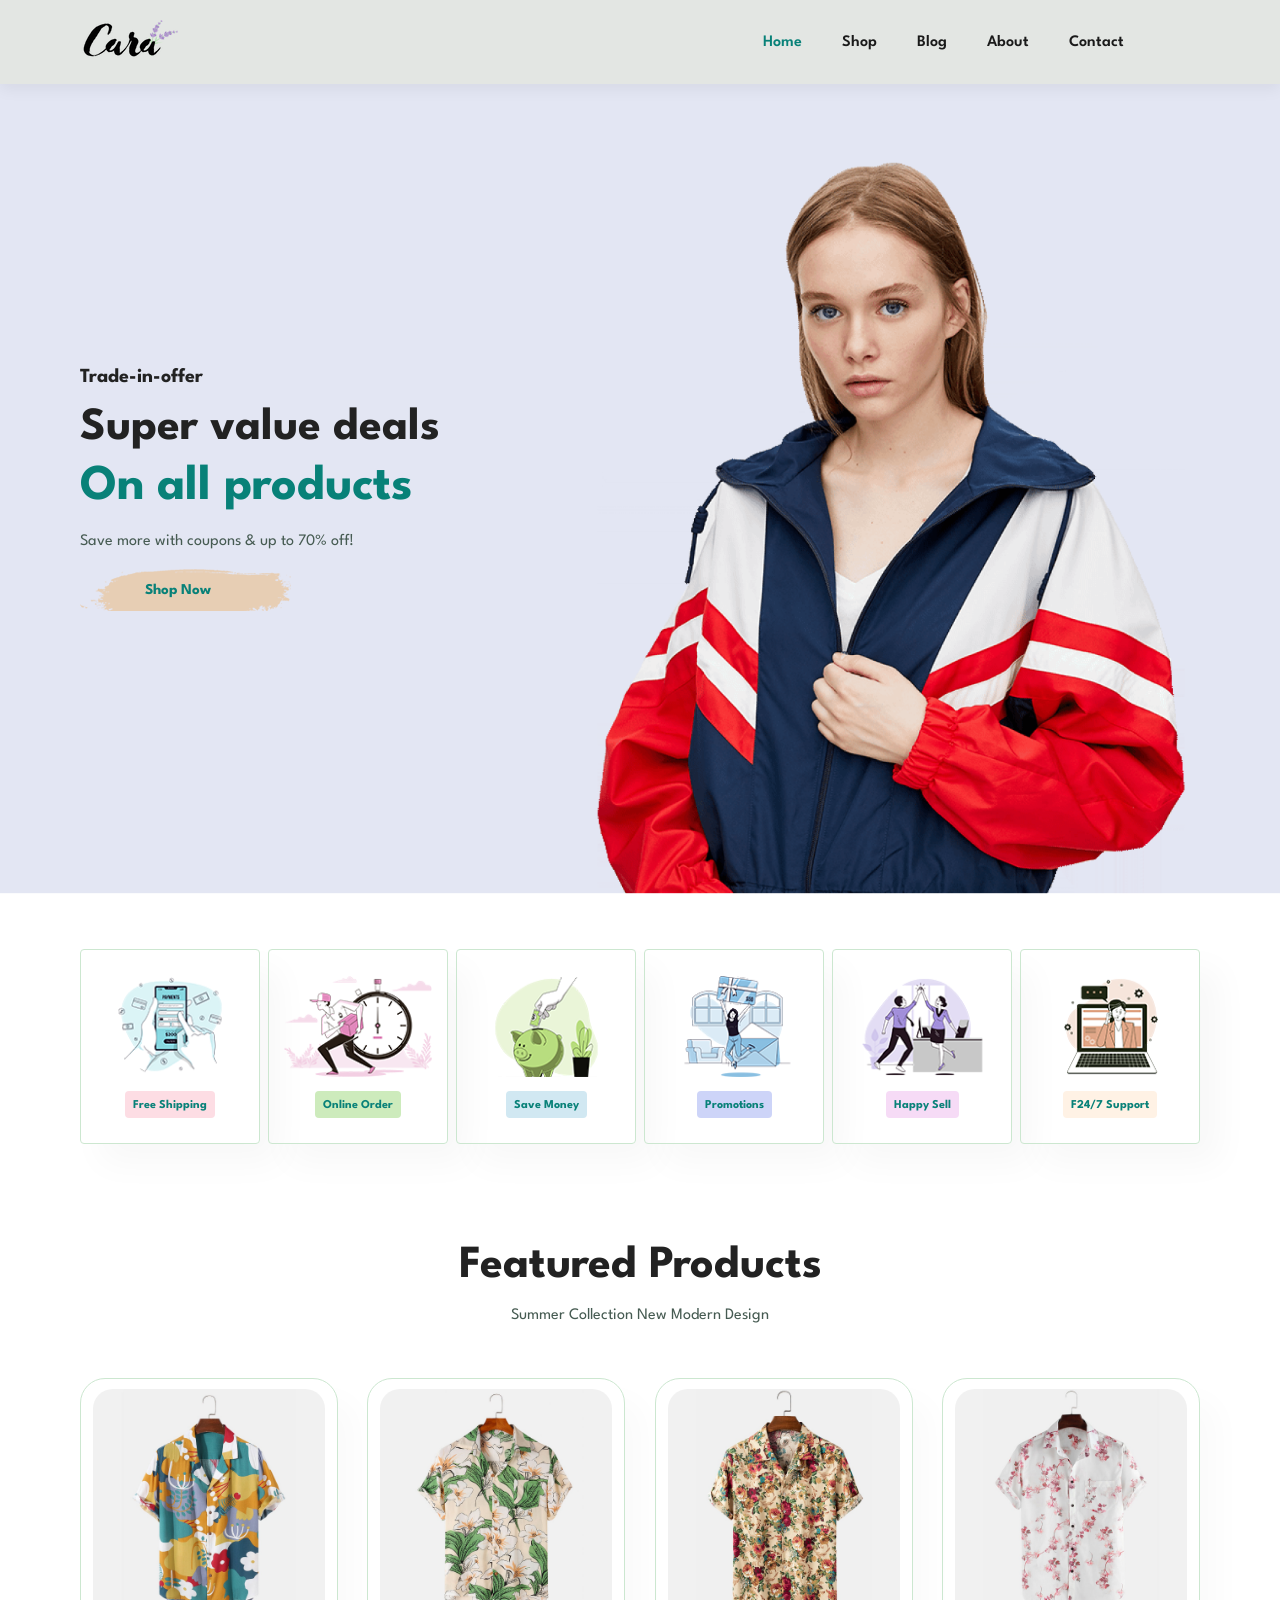
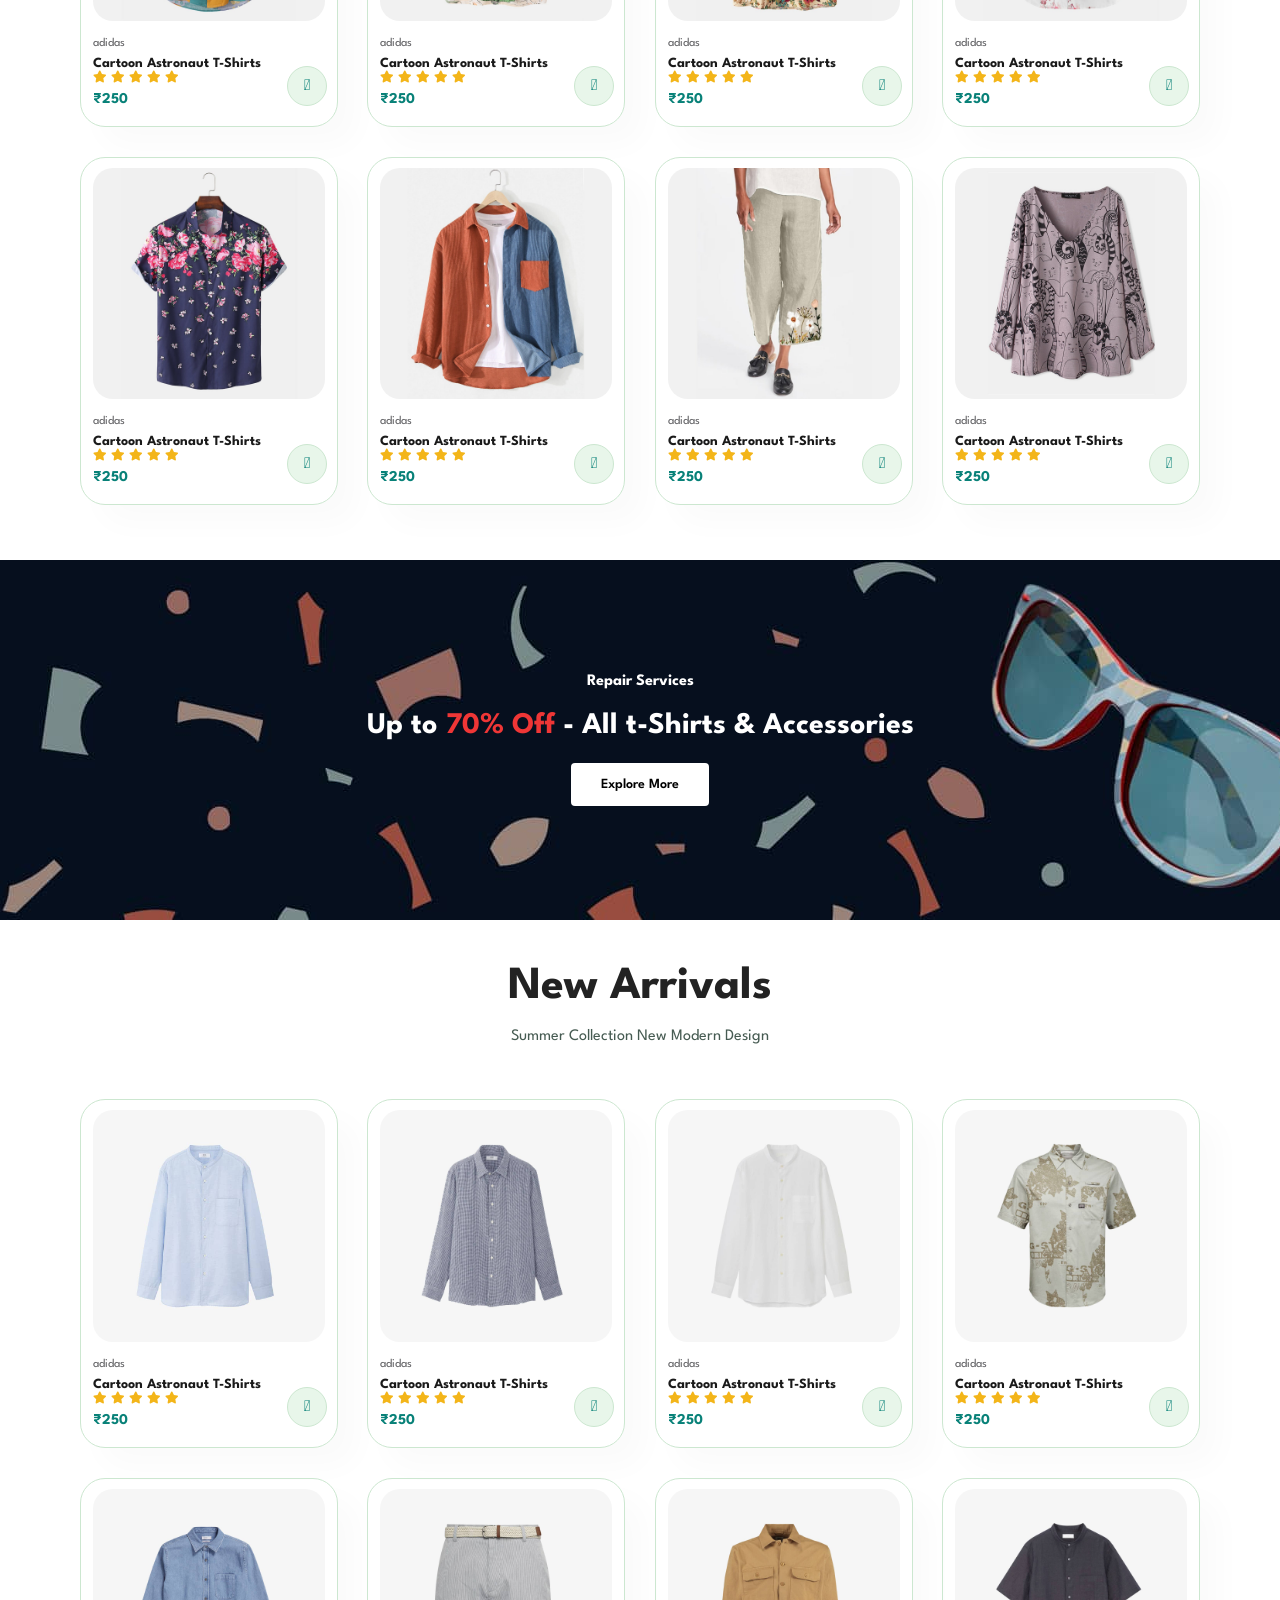
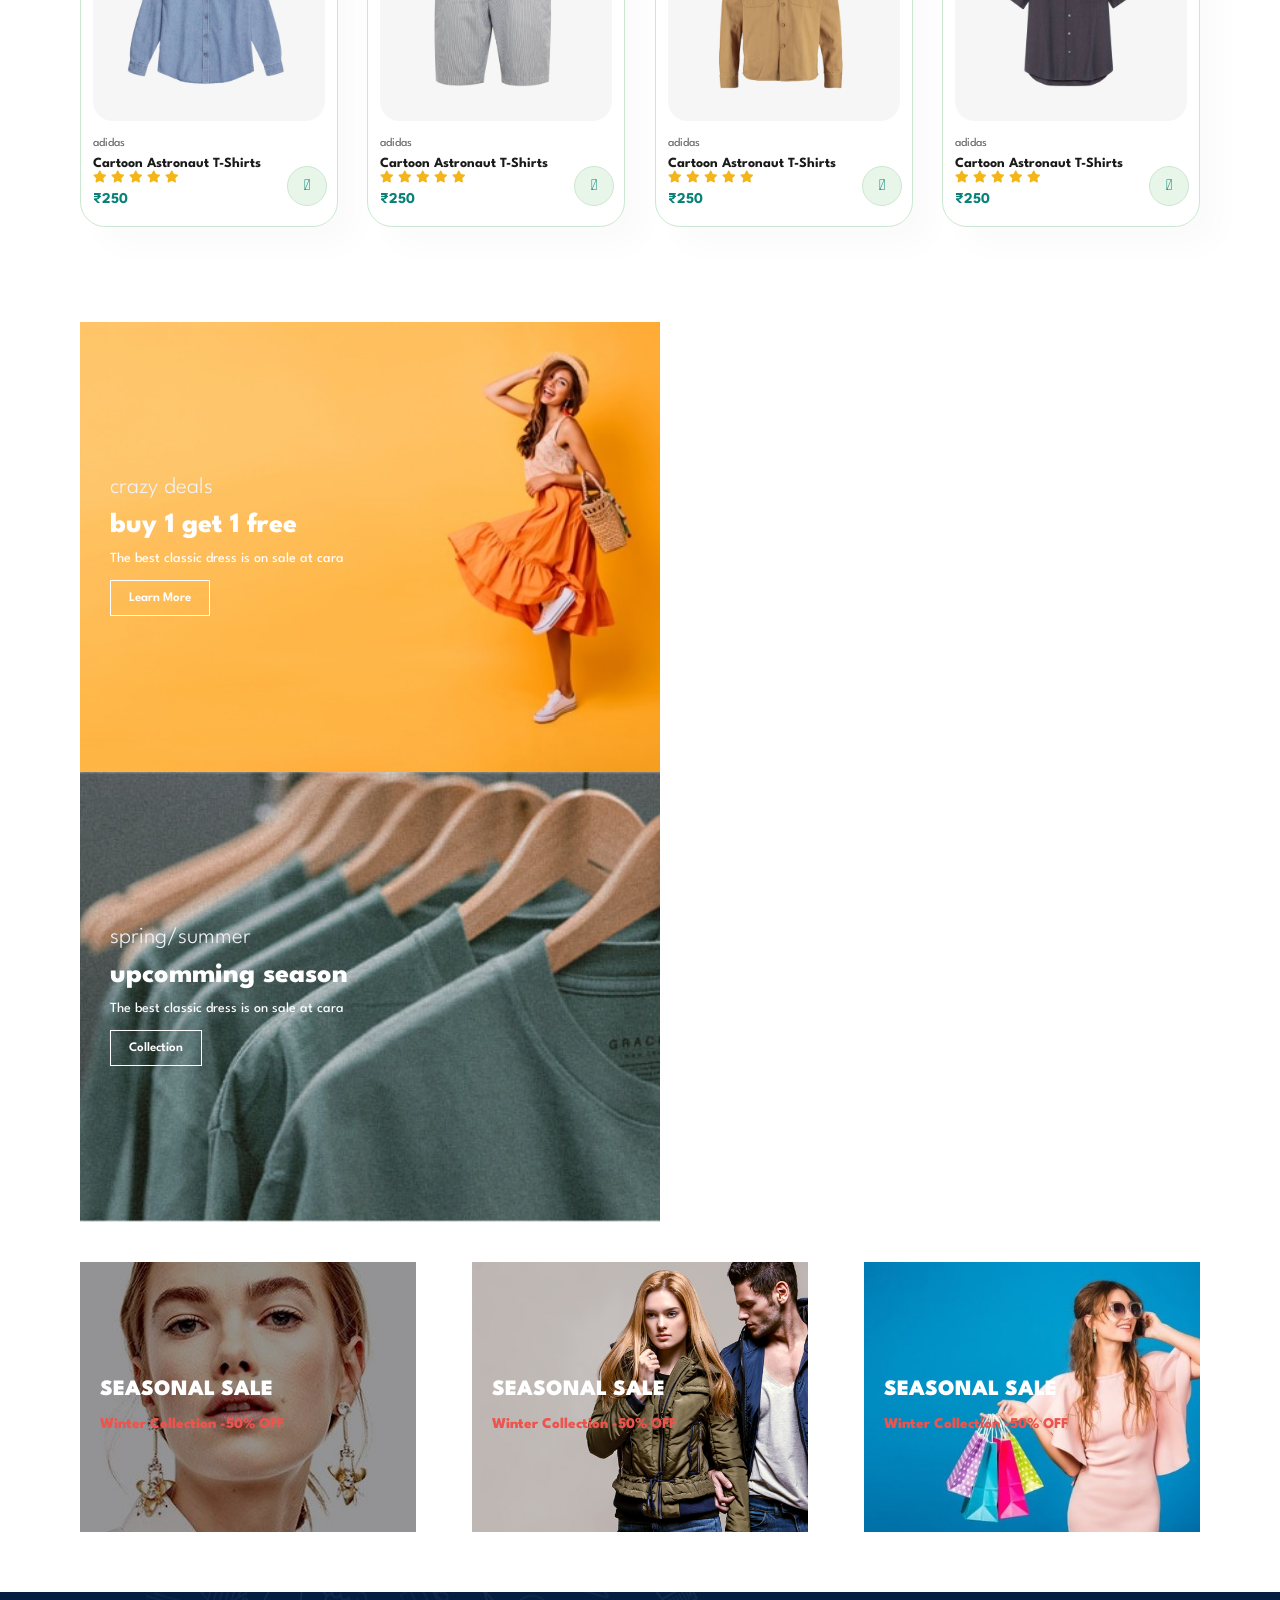
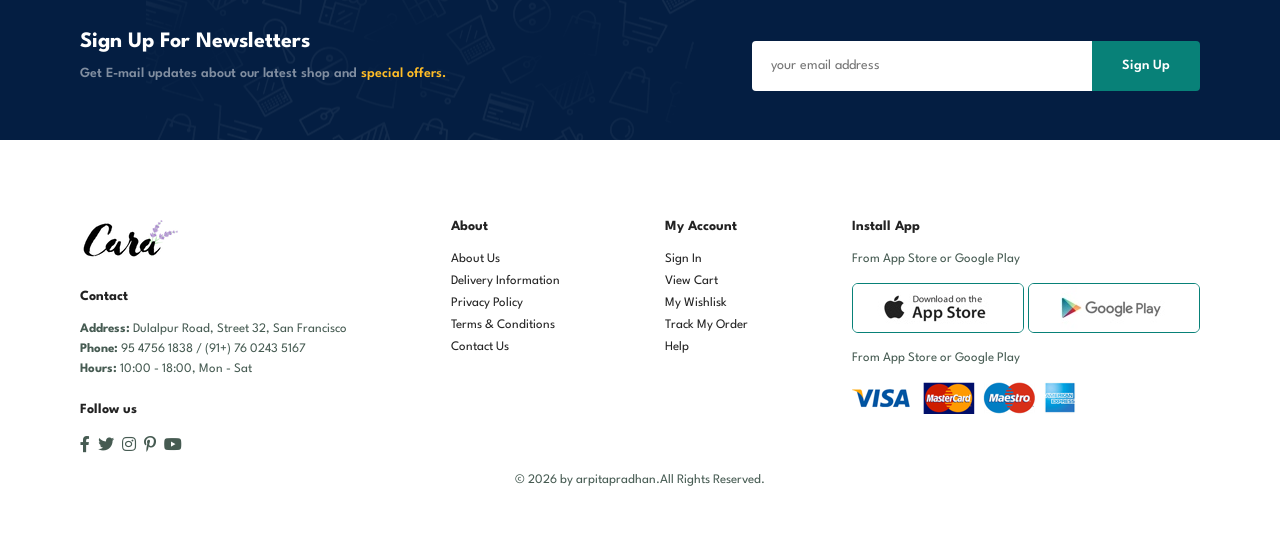
<file: Ecommerce Website/index.html>
<!DOCTYPE html>
<html lang="en">

    <head>
        <meta charset="UTF-8">
        <meta http-equiv="X-UA-Compatible" content="IE=edge">
        <meta name="viewport" content="width=device-width, initial-scale=1.0">
        <title> Ecommerce Website</title>
        <link rel="stylesheet" href="https://pro.fontawesome.com/releases/v5.10.0/css/all.css" />

        <link rel="stylesheet" href="style.css">
    </head>

    <body>
        <section id="header">
            <a href="#"><img src="img/logo.png" class="logo" alt=""></a>
            <div>
                <ul id="navber">
                    <li><a class="active" href="index.html">Home</a></li>
                     <li><a href="shop.html">Shop</a></li>
                      <li><a href="blog.html">Blog</a></li>
                       <li><a href="about.html">About</a></li>
                        <li><a href="contact.html">Contact</a></li>
                         <li id="lg-bag"><a href="cart.html"><i class="far fa-shopping-bag"></i></a></li>
                         <a href="#" id="close"><i class="far fa-times"></i></a>

                </ul>
            </div>
            <div id="mobile">
                <a href="cart.html"><i class="far fa-shopping-bag"></i></a>
                   <i id="bar" class="fas fa-outdent"></i>
            </div>
        </section>
        <section id="hero">
            <h4>Trade-in-offer</h4>
            <h2>Super value deals</h2>
            <h1>On all products</h1>
            <p>Save more with coupons & up to 70% off!</p>
            <button>Shop Now</button>
        </section>
        <section id="feature" class="section-p1">
            <div class="fe-box">
                <img src="img/features/f1.png" alt="">
                <h6>Free Shipping</h6>
            </div>
            <div class="fe-box">
                <img src="img/features/f2.png" alt="">
                <h6>Online Order</h6>
            </div>
            <div class="fe-box">
                <img src="img/features/f3.png" alt="">
                <h6>Save Money</h6>
            </div>
            <div class="fe-box">
                <img src="img/features/f4.png" alt="">
                <h6>Promotions</h6>
            </div>
            <div class="fe-box">
                <img src="img/features/f5.png" alt="">
                <h6>Happy Sell</h6>
            </div>
            <div class="fe-box">
                <img src="img/features/f6.png" alt="">
                <h6>F24/7 Support</h6>
            </div>

        </section>

        <section id="product1"  class="section-p1">
            <h2>Featured Products</h2>
            <p>Summer Collection New Modern Design</p>
            <div class="pro-container">
                <div class="pro">
                    <img src="img/products/f1.jpg" alt="">
                <div class="des">
                    <span>adidas</span>
                    <h5>Cartoon Astronaut T-Shirts</h5>
                    <div class="star">
                        <i class="fas fa-star"></i>
                        <i class="fas fa-star"></i>
                        <i class="fas fa-star"></i>
                        <i class="fas fa-star"></i>
                        <i class="fas fa-star"></i>
                    </div>
                    <h4>₹250</h4>
                </div>
                <a href="#"><i class="fal fa-shopping-cart cart"></i></a>
                </div>

                <div class="pro">
                    <img src="img/products/f2.jpg" alt="">
                <div class="des">
                    <span>adidas</span>
                    <h5>Cartoon Astronaut T-Shirts</h5>
                    <div class="star">
                        <i class="fas fa-star"></i>
                        <i class="fas fa-star"></i>
                        <i class="fas fa-star"></i>
                        <i class="fas fa-star"></i>
                        <i class="fas fa-star"></i>
                    </div>
                    <h4>₹250</h4>
                </div>
                <a href="#"><i class="fal fa-shopping-cart cart"></i></a>
                </div>

                <div class="pro">
                    <img src="img/products/f3.jpg" alt="">
                <div class="des">
                    <span>adidas</span>
                    <h5>Cartoon Astronaut T-Shirts</h5>
                    <div class="star">
                        <i class="fas fa-star"></i>
                        <i class="fas fa-star"></i>
                        <i class="fas fa-star"></i>
                        <i class="fas fa-star"></i>
                        <i class="fas fa-star"></i>
                    </div>
                    <h4>₹250</h4>
                </div>
                <a href="#"><i class="fal fa-shopping-cart cart"></i></a>
                </div>

                <div class="pro">
                    <img src="img/products/f4.jpg" alt="">
                <div class="des">
                    <span>adidas</span>
                    <h5>Cartoon Astronaut T-Shirts</h5>
                    <div class="star">
                        <i class="fas fa-star"></i>
                        <i class="fas fa-star"></i>
                        <i class="fas fa-star"></i>
                        <i class="fas fa-star"></i>
                        <i class="fas fa-star"></i>
                    </div>
                    <h4>₹250</h4>
                </div>
                <a href="#"><i class="fal fa-shopping-cart cart"></i></a>
                </div>

                <div class="pro">
                    <img src="img/products/f5.jpg" alt="">
                <div class="des">
                    <span>adidas</span>
                    <h5>Cartoon Astronaut T-Shirts</h5>
                    <div class="star">
                        <i class="fas fa-star"></i>
                        <i class="fas fa-star"></i>
                        <i class="fas fa-star"></i>
                        <i class="fas fa-star"></i>
                        <i class="fas fa-star"></i>
                    </div>
                    <h4>₹250</h4>
                </div>
                <a href="#"><i class="fal fa-shopping-cart cart"></i></a>
                </div>

                <div class="pro">
                    <img src="img/products/f6.jpg" alt="">
                <div class="des">
                    <span>adidas</span>
                    <h5>Cartoon Astronaut T-Shirts</h5>
                    <div class="star">
                        <i class="fas fa-star"></i>
                        <i class="fas fa-star"></i>
                        <i class="fas fa-star"></i>
                        <i class="fas fa-star"></i>
                        <i class="fas fa-star"></i>
                    </div>
                    <h4>₹250</h4>
                </div>
                <a href="#"><i class="fal fa-shopping-cart cart"></i></a>
                </div>

                <div class="pro">
                    <img src="img/products/f7.jpg" alt="">
                <div class="des">
                    <span>adidas</span>
                    <h5>Cartoon Astronaut T-Shirts</h5>
                    <div class="star">
                        <i class="fas fa-star"></i>
                        <i class="fas fa-star"></i>
                        <i class="fas fa-star"></i>
                        <i class="fas fa-star"></i>
                        <i class="fas fa-star"></i>
                    </div>
                    <h4>₹250</h4>
                </div>
                <a href="#"><i class="fal fa-shopping-cart cart"></i></a>
                </div>

                <div class="pro">
                    <img src="img/products/f8.jpg" alt="">
                <div class="des">
                    <span>adidas</span>
                    <h5>Cartoon Astronaut T-Shirts</h5>
                    <div class="star">
                        <i class="fas fa-star"></i>
                        <i class="fas fa-star"></i>
                        <i class="fas fa-star"></i>
                        <i class="fas fa-star"></i>
                        <i class="fas fa-star"></i>
                    </div>
                    <h4>₹250</h4>
                </div>
                <a href="#"><i class="fal fa-shopping-cart cart"></i></a>
                </div>
            </div>

        </section>

        <section id="banner" class=".section-m1">
            <h4>Repair Services</h4>
            <h2>Up to <span>70% Off </span>- All t-Shirts & Accessories</h2>
            <button class="normal">Explore More</button>
        </section>

         <section id="product1"  class="section-p1">
            <h2>New Arrivals</h2>
            <p>Summer Collection New Modern Design</p>
            <div class="pro-container">
                <div class="pro">
                    <img src="img/products/n1.jpg" alt="">
                <div class="des">
                    <span>adidas</span>
                    <h5>Cartoon Astronaut T-Shirts</h5>
                    <div class="star">
                        <i class="fas fa-star"></i>
                        <i class="fas fa-star"></i>
                        <i class="fas fa-star"></i>
                        <i class="fas fa-star"></i>
                        <i class="fas fa-star"></i>
                    </div>
                    <h4>₹250</h4>
                </div>
                <a href="#"><i class="fal fa-shopping-cart cart"></i></a>
                </div>

                <div class="pro">
                    <img src="img/products/n2.jpg" alt="">
                <div class="des">
                    <span>adidas</span>
                    <h5>Cartoon Astronaut T-Shirts</h5>
                    <div class="star">
                        <i class="fas fa-star"></i>
                        <i class="fas fa-star"></i>
                        <i class="fas fa-star"></i>
                        <i class="fas fa-star"></i>
                        <i class="fas fa-star"></i>
                    </div>
                    <h4>₹250</h4>
                </div>
                <a href="#"><i class="fal fa-shopping-cart cart"></i></a>
                </div>

                <div class="pro">
                    <img src="img/products/n3.jpg" alt="">
                <div class="des">
                    <span>adidas</span>
                    <h5>Cartoon Astronaut T-Shirts</h5>
                    <div class="star">
                        <i class="fas fa-star"></i>
                        <i class="fas fa-star"></i>
                        <i class="fas fa-star"></i>
                        <i class="fas fa-star"></i>
                        <i class="fas fa-star"></i>
                    </div>
                    <h4>₹250</h4>
                </div>
                <a href="#"><i class="fal fa-shopping-cart cart"></i></a>
                </div>

                <div class="pro">
                    <img src="img/products/n4.jpg" alt="">
                <div class="des">
                    <span>adidas</span>
                    <h5>Cartoon Astronaut T-Shirts</h5>
                    <div class="star">
                        <i class="fas fa-star"></i>
                        <i class="fas fa-star"></i>
                        <i class="fas fa-star"></i>
                        <i class="fas fa-star"></i>
                        <i class="fas fa-star"></i>
                    </div>
                    <h4>₹250</h4>
                </div>
                <a href="#"><i class="fal fa-shopping-cart cart"></i></a>
                </div>

                <div class="pro">
                    <img src="img/products/n5.jpg" alt="">
                <div class="des">
                    <span>adidas</span>
                    <h5>Cartoon Astronaut T-Shirts</h5>
                    <div class="star">
                        <i class="fas fa-star"></i>
                        <i class="fas fa-star"></i>
                        <i class="fas fa-star"></i>
                        <i class="fas fa-star"></i>
                        <i class="fas fa-star"></i>
                    </div>
                    <h4>₹250</h4>
                </div>
                <a href="#"><i class="fal fa-shopping-cart cart"></i></a>
                </div>

                <div class="pro">
                    <img src="img/products/n6.jpg" alt="">
                <div class="des">
                    <span>adidas</span>
                    <h5>Cartoon Astronaut T-Shirts</h5>
                    <div class="star">
                        <i class="fas fa-star"></i>
                        <i class="fas fa-star"></i>
                        <i class="fas fa-star"></i>
                        <i class="fas fa-star"></i>
                        <i class="fas fa-star"></i>
                    </div>
                    <h4>₹250</h4>
                </div>
                <a href="#"><i class="fal fa-shopping-cart cart"></i></a>
                </div>

                <div class="pro">
                    <img src="img/products/n7.jpg" alt="">
                <div class="des">
                    <span>adidas</span>
                    <h5>Cartoon Astronaut T-Shirts</h5>
                    <div class="star">
                        <i class="fas fa-star"></i>
                        <i class="fas fa-star"></i>
                        <i class="fas fa-star"></i>
                        <i class="fas fa-star"></i>
                        <i class="fas fa-star"></i>
                    </div>
                    <h4>₹250</h4>
                </div>
                <a href="#"><i class="fal fa-shopping-cart cart"></i></a>
                </div>

                <div class="pro">
                    <img src="img/products/n8.jpg" alt="">
                <div class="des">
                    <span>adidas</span>
                    <h5>Cartoon Astronaut T-Shirts</h5>
                    <div class="star">
                        <i class="fas fa-star"></i>
                        <i class="fas fa-star"></i>
                        <i class="fas fa-star"></i>
                        <i class="fas fa-star"></i>
                        <i class="fas fa-star"></i>
                    </div>
                    <h4>₹250</h4>
                </div>
                <a href="#"><i class="fal fa-shopping-cart cart"></i></a>
                </div>
            </div>

        </section>

        <section id="sm-banner" class="section-p1">
            <div class="banner-box">
                <h4>crazy deals</h4>
                <h2>buy 1 get 1 free</h2>
                <span>The best classic dress is on sale at cara</span>
                <button class="white">Learn More</button>
            </div>
            <div class="banner-box banner-box2">
                <h4>spring/summer</h4>
                <h2>upcomming season</h2>
                <span>The best classic dress is on sale at cara</span>
                <button class="white">Collection</button>
            </div>

        </section>

        <section id="banner3">
            <div class="banner-box">
                <h2>SEASONAL SALE</h2>
                <h3>Winter Collection -50% OFF</h3>
            </div>
           <div class="banner-box banner-box2">
                <h2>SEASONAL SALE</h2>
                <h3>Winter Collection -50% OFF</h3>
            </div>
            <div class="banner-box banner-box3">
                <h2>SEASONAL SALE</h2>
                <h3>Winter Collection -50% OFF</h3>
            </div>

        </section>

        <section id="newsletter" class="section-p1 section-m1">
            <div class="newtext">
                <h4>Sign Up For Newsletters</h4>
                <p>Get E-mail updates about our latest shop and <span>special offers.</span></p>
            </div>
            <div class="form">
                <input type="text"placeholder="your email address">
                <button class="normal">Sign Up</button>
            </div>
        </section>

        <footer class="section-p1">
            <div class="col">
                <img  class="logo" src="img/logo.png" alt="">  
                <h4>Contact</h4> 
                <p><strong>Address: </strong> Dulalpur Road, Street 32, San Francisco</p>     
                <p><strong>Phone: </strong> 95 4756 1838 / (91+) 76 0243 5167</p>     
                <p><strong>Hours: </strong> 10:00 - 18:00, Mon - Sat</p>
                <div class="follow">
                    <h4>Follow us</h4>
                    <div class="icon">
                        <i class="fab fa-facebook-f"></i>
                         <i class="fab fa-twitter"></i>
                          <i class="fab fa-instagram"></i>
                           <i class="fab fa-pinterest-p"></i>
                            <i class="fab fa-youtube"></i>
                    </div>
                </div>         
            </div>
            <div class="col">
                <h4>About</h4>
                <a href="#">About Us</a>
                 <a href="#">Delivery Information</a>
                  <a href="#">Privacy Policy</a>
                   <a href="#">Terms & Conditions</a>
                    <a href="#">Contact Us</a>
            </div>

            <div class="col">
                <h4>My Account</h4>
                <a href="#">Sign In</a>
                 <a href="#">View Cart</a>
                  <a href="#">My Wishlisk</a>
                   <a href="#">Track My Order</a>
                    <a href="#">Help</a>
            </div>

            <div class="col install">
                <h4>Install App</h4>
                <p>From App Store or Google Play</p>
                <div class="row">
                    <img src="img/pay/app.jpg" alt="">
                    <img src="img/pay/play.jpg" alt="">
                </div>
                <p>From App Store or Google Play</p>
                <img src="img/pay/pay.png" alt="">
            </div>
            <div class="copyright">
                <p>&copy; 2026 by <span class="name">arpitapradhan.</span>All Rights Reserved.</p>
        
            </div>



        </footer>



        <script src="script.js"></script>
    </body>

</html>
</file>
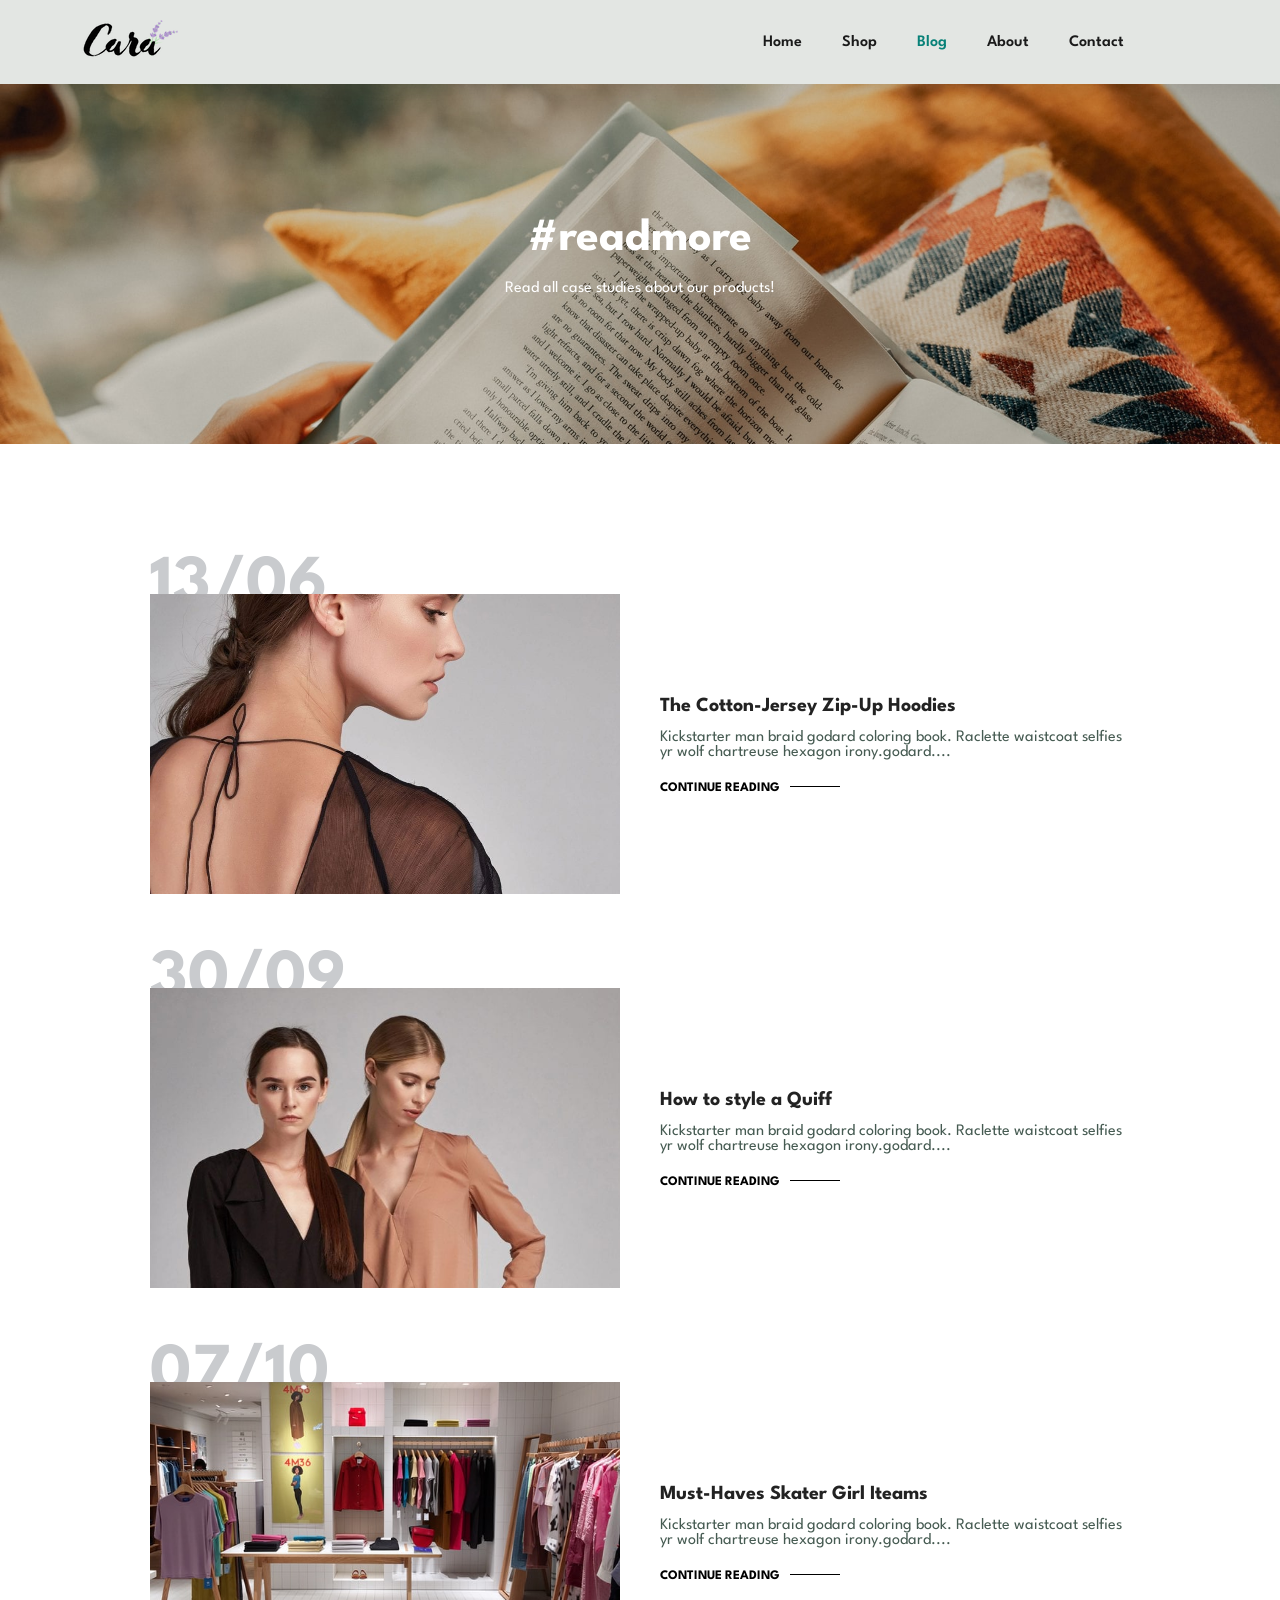
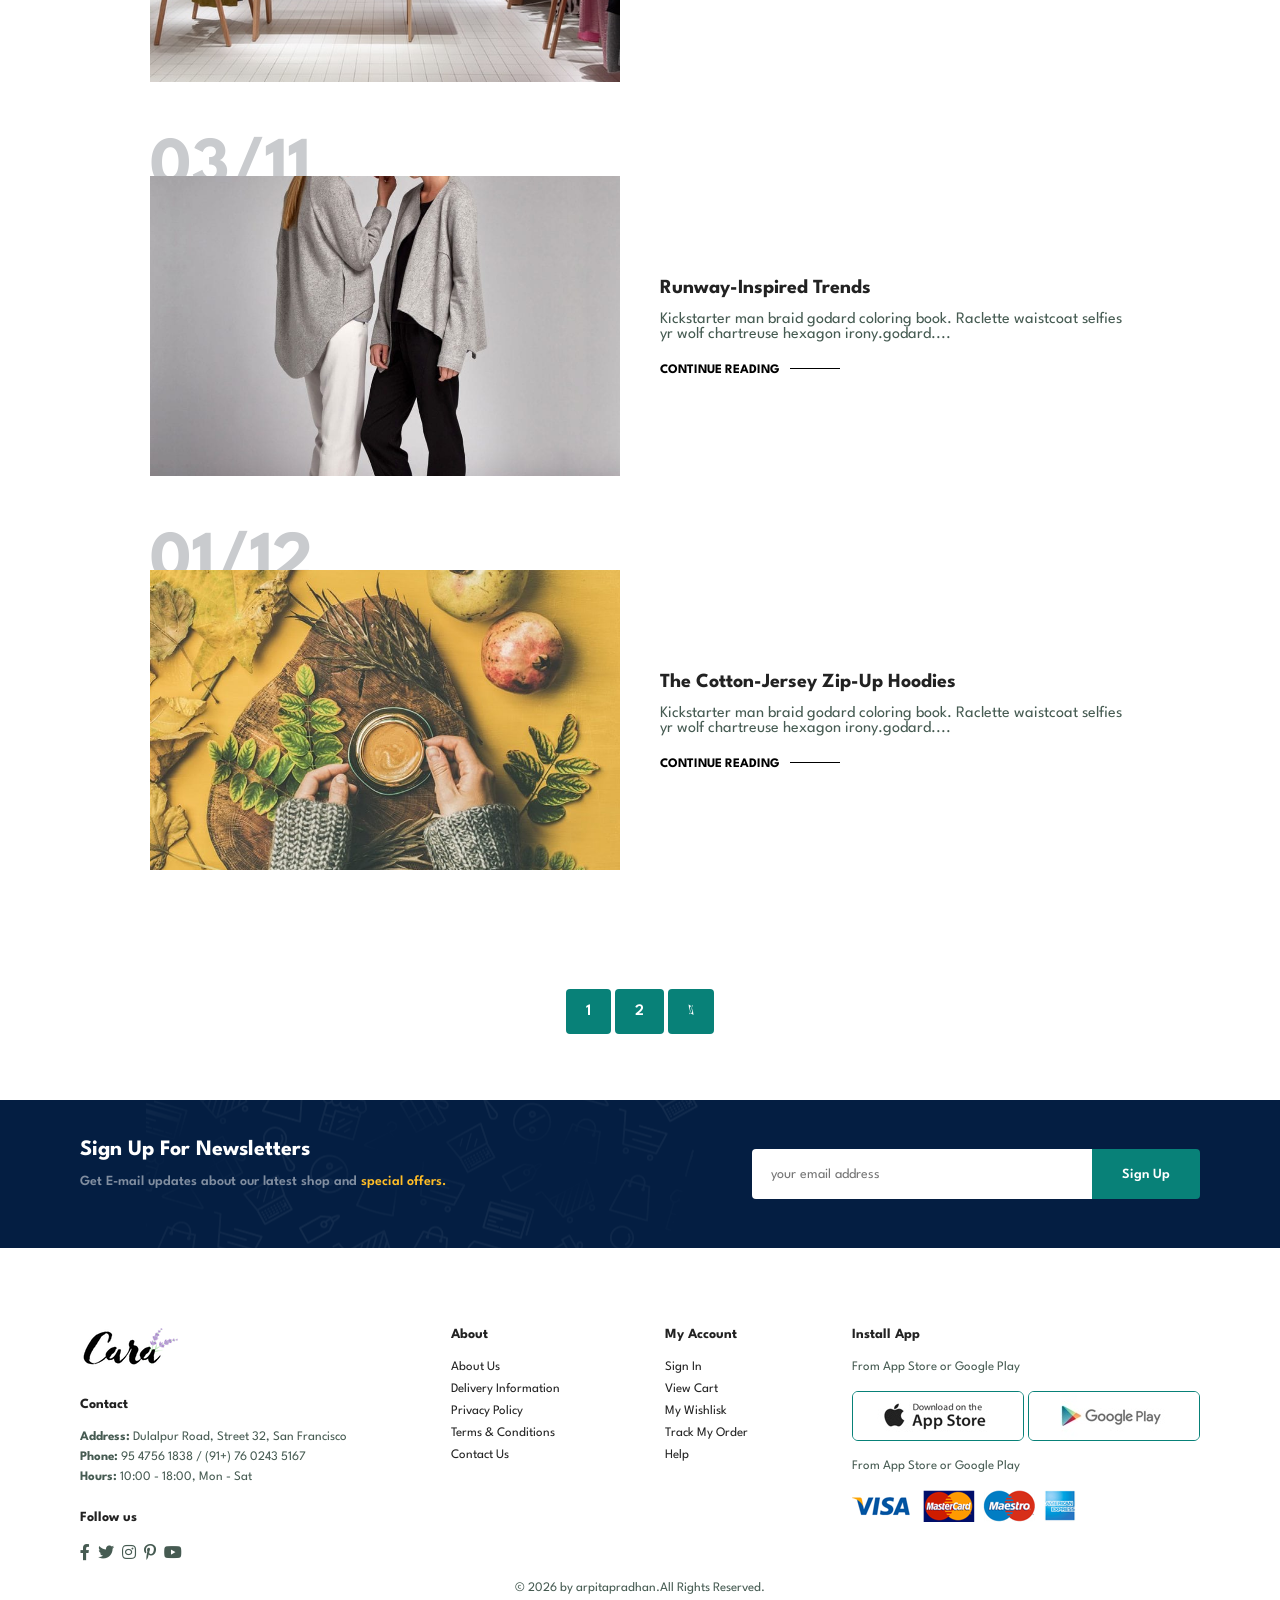
<file: Ecommerce Website/blog.html>
<!DOCTYPE html>
<html lang="en">

    <head>
        <meta charset="UTF-8">
        <meta http-equiv="X-UA-Compatible" content="IE=edge">
        <meta name="viewport" content="width=device-width, initial-scale=1.0">
        <title>Ecommerce Website</title>
        <link rel="stylesheet" href="https://pro.fontawesome.com/releases/v5.10.0/css/all.css" />

        <link rel="stylesheet" href="style.css">
    </head>

    <body>

        
         <section id="header">
            <a href="#"><img src="img/logo.png" class="logo" alt=""></a>
            <div>
                <ul id="navber">
                    <li><a  href="index.html">Home</a></li>
                     <li><a  href="shop.html">Shop</a></li>
                      <li><a class="active" href="blog.html">Blog</a></li>
                       <li><a href="about.html">About</a></li>
                        <li><a href="contact.html">Contact</a></li>
                         <li id="lg-bag"><a href="cart.html"><i class="far fa-shopping-bag"></i></a></li>
                         <a href="#" id="close"><i class="far fa-times"></i></a>

                </ul>
            </div>
            <div id="mobile">
                <a href="cart.html"><i class="far fa-shopping-bag"></i></a>
                   <i id="bar" class="fas fa-outdent"></i>
            </div>
        </section>
        <section id="page-header" class="blog-header">
            
            <h2>#readmore</h2>
            
            <p>Read all case studies about our products!</p>
    
        </section>

        <section id="blog">
            <div class="blog-box">
                <div class="blog-img">
                    <img src="img/blog/b1.jpg" alt="">
                </div>
            <div class="blog-details">
                <h4>The Cotton-Jersey Zip-Up Hoodies</h4>
                <p>Kickstarter man braid godard coloring book. Raclette waistcoat selfies yr wolf chartreuse hexagon irony.godard....</p>
                <a href="#">CONTINUE READING</a>
            </div>
            <h1>13/06</h1>
            </div>
            <div class="blog-box">
                <div class="blog-img">
                    <img src="img/blog/b2.jpg" alt="">
                </div>
            <div class="blog-details">
                <h4>How to style a Quiff</h4>
                <p>Kickstarter man braid godard coloring book. Raclette waistcoat selfies yr wolf chartreuse hexagon irony.godard....</p>
                <a href="#">CONTINUE READING</a>
            </div>
            <h1>30/09</h1>
            </div>
            <div class="blog-box">
                <div class="blog-img">
                    <img src="img/blog/b3.jpg" alt="">
                </div>
            <div class="blog-details">
                <h4>Must-Haves Skater Girl Iteams</h4>
                <p>Kickstarter man braid godard coloring book. Raclette waistcoat selfies yr wolf chartreuse hexagon irony.godard....</p>
                <a href="#">CONTINUE READING</a>
            </div>
            <h1>07/10</h1>
            </div>
            <div class="blog-box">
                <div class="blog-img">
                    <img src="img/blog/b4.jpg" alt="">
                </div>
            <div class="blog-details">
                <h4>Runway-Inspired Trends</h4>
                <p>Kickstarter man braid godard coloring book. Raclette waistcoat selfies yr wolf chartreuse hexagon irony.godard....</p>
                <a href="#">CONTINUE READING</a>
            </div>
            <h1>03/11</h1>
            </div>
            <div class="blog-box">
                <div class="blog-img">
                    <img src="img/blog/b6.jpg" alt="">
                </div>
            <div class="blog-details">
                <h4>The Cotton-Jersey Zip-Up Hoodies</h4>
                <p>Kickstarter man braid godard coloring book. Raclette waistcoat selfies yr wolf chartreuse hexagon irony.godard....</p>
                <a href="#">CONTINUE READING</a>
            </div>
            <h1>01/12</h1>
            </div>
        </section>


        <section id="pasentation" class="section-p1">
            <a href="#">1</a>
             <a href="#">2</a>
              <a href="#"><i class="fal fa-long-arrow-alt-right"></i></a>
        </section>

        <section id="newsletter" class="section-p1 section-m1">
            <div class="newtext">
                <h4>Sign Up For Newsletters</h4>
                <p>Get E-mail updates about our latest shop and <span>special offers.</span></p>
            </div>
            <div class="form">
                <input type="text"placeholder="your email address">
                <button class="normal">Sign Up</button>
            </div>
        </section>

        <footer class="section-p1">
            <div class="col">
                <img  class="logo" src="img/logo.png" alt="">  
                <h4>Contact</h4> 
                <p><strong>Address: </strong> Dulalpur Road, Street 32, San Francisco</p>     
                <p><strong>Phone: </strong> 95 4756 1838 / (91+) 76 0243 5167</p>     
                <p><strong>Hours: </strong> 10:00 - 18:00, Mon - Sat</p>
                <div class="follow">
                    <h4>Follow us</h4>
                    <div class="icon">
                        <i class="fab fa-facebook-f"></i>
                         <i class="fab fa-twitter"></i>
                          <i class="fab fa-instagram"></i>
                           <i class="fab fa-pinterest-p"></i>
                            <i class="fab fa-youtube"></i>
                    </div>
                </div>         
            </div>
            <div class="col">
                <h4>About</h4>
                <a href="#">About Us</a>
                 <a href="#">Delivery Information</a>
                  <a href="#">Privacy Policy</a>
                   <a href="#">Terms & Conditions</a>
                    <a href="#">Contact Us</a>
            </div>

            <div class="col">
                <h4>My Account</h4>
                <a href="#">Sign In</a>
                 <a href="#">View Cart</a>
                  <a href="#">My Wishlisk</a>
                   <a href="#">Track My Order</a>
                    <a href="#">Help</a>
            </div>

            <div class="col install">
                <h4>Install App</h4>
                <p>From App Store or Google Play</p>
                <div class="row">
                    <img src="img/pay/app.jpg" alt="">
                    <img src="img/pay/play.jpg" alt="">
                </div>
                <p>From App Store or Google Play</p>
                <img src="img/pay/pay.png" alt="">
            </div>
            <div class="copyright">
                <p>&copy; 2026 by <span class="name">arpitapradhan.</span>All Rights Reserved.</p>
        
            </div>



        </footer>

        <script src="script.js"></script>
    </body>

</html>
</file>
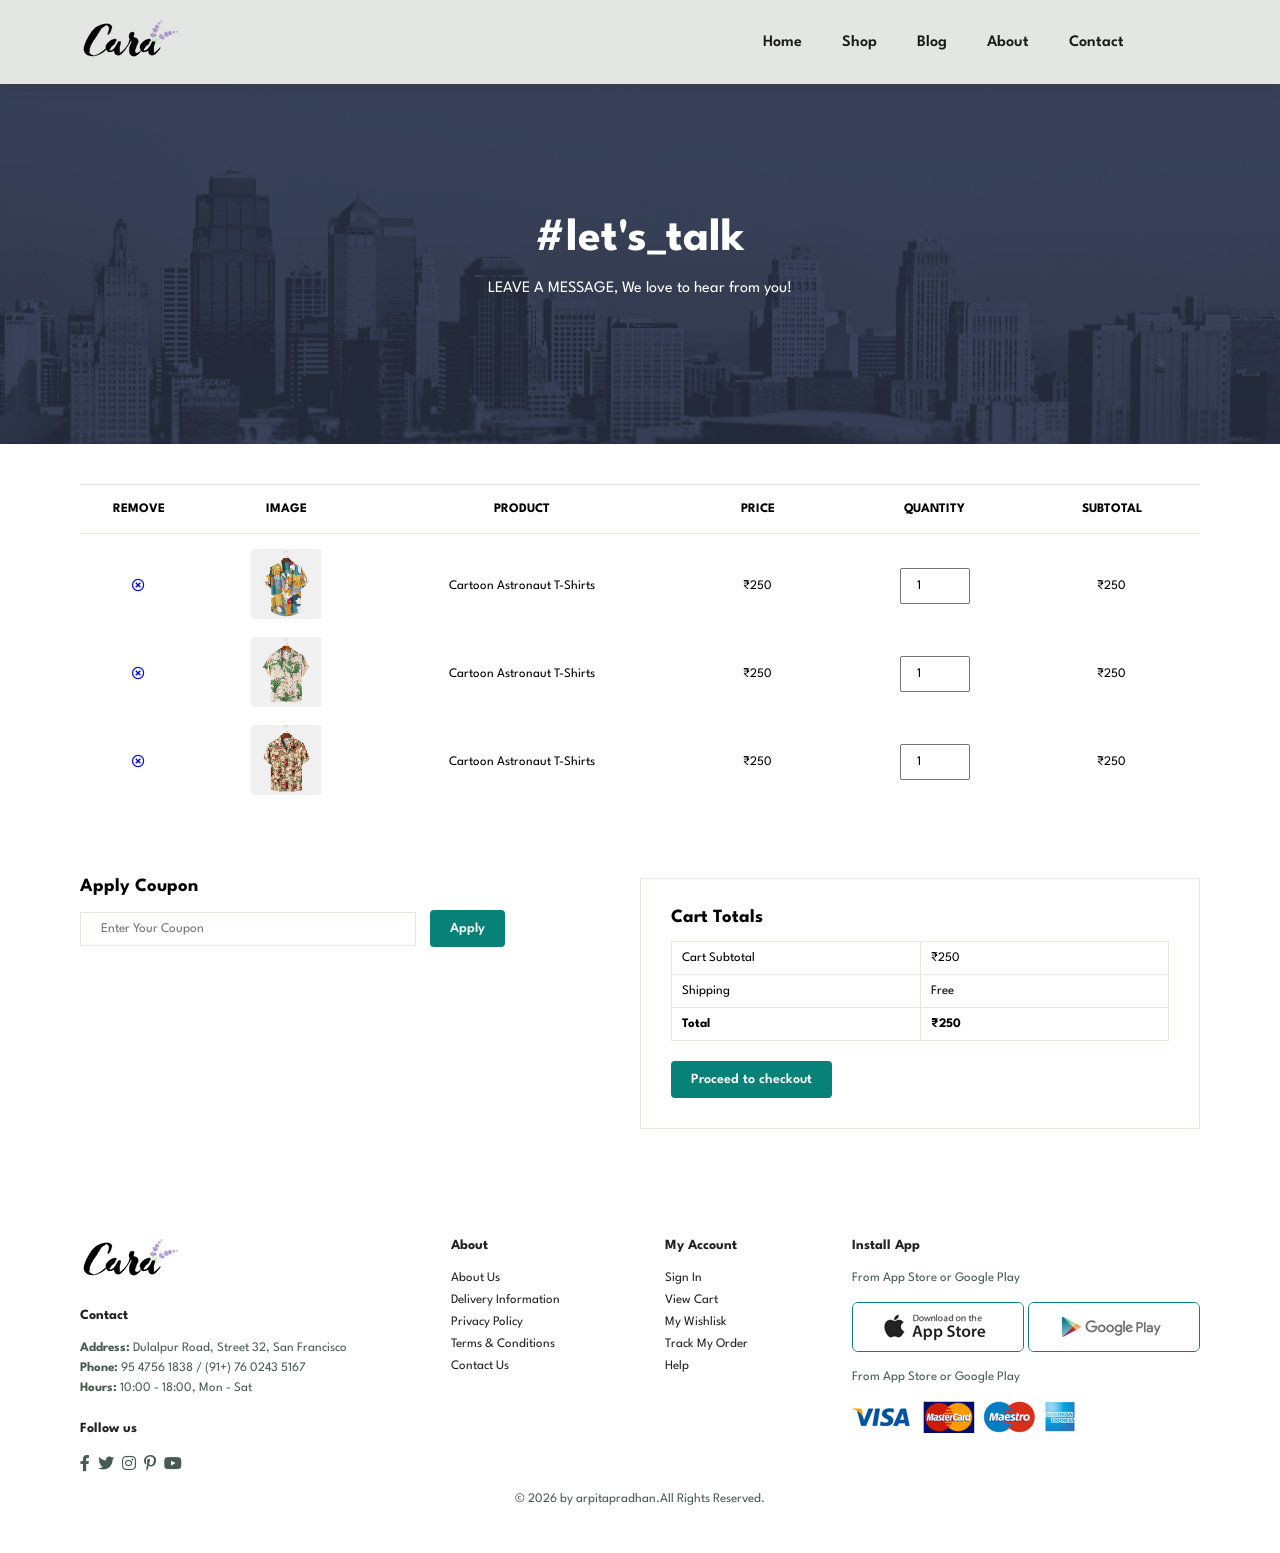
<file: Ecommerce Website/cart.html>
<!DOCTYPE html>
<html lang="en">

    <head>
        <meta charset="UTF-8">
        <meta http-equiv="X-UA-Compatible" content="IE=edge">
        <meta name="viewport" content="width=device-width, initial-scale=1.0">
        <title>Ecommerce Website</title>

        <link rel="stylesheet" href="https://pro.fontawesome.com/releases/v5.10.0/css/all.css" />

        <link rel="stylesheet" href="style.css">
    </head>

    <body>

          <section id="header">
            <a href="#"><img src="img/logo.png" class="logo" alt=""></a>
            <div>
                <ul id="navber">
                    <li><a  href="index.html">Home</a></li>
                     <li><a  href="shop.html">Shop</a></li>
                      <li><a  href="blog.html">Blog</a></li>
                       <li><a  href="about.html">About</a></li>
                        <li><a  href="contact.html">Contact</a></li>
                         <li id="lg-bag"><a class="active" href="cart.html"><i class="far fa-shopping-bag"></i></a></li>
                         <a href="#" id="close"><i class="far fa-times"></i></a>

                </ul>
            </div>
            <div id="mobile">
                <a href="cart.html"><i class="far fa-shopping-bag"></i></a>
                   <i id="bar" class="fas fa-outdent"></i>
            </div>
        </section>
        <section id="page-header" class="about-header">
            
            <h2>#let's_talk</h2>
            
            <p>LEAVE A MESSAGE, We love to hear from you!  </p>
    
        </section>

        <section id="cart" class="section-p1">
            <table width="100%">
                <thead>
                    <tr>
                        <td>REMOVE</td>
                        <td>IMAGE</td>
                        <td>PRODUCT</td>
                        <td>PRICE</td>
                        <td>QUANTITY</td>
                        <td>SUBTOTAL</td>
                    </tr>
                </thead>
                <tbody>
                    <tr>
                        <td><a href="#"><i class="far fa-times-circle"></i></a></td>
                        <td><img src="img/products/f1.jpg"></td>
                        <td>Cartoon Astronaut T-Shirts</td>
                        <td>₹250</td>
                        <td><input type="number" value="1"></td>
                        <td>₹250</td>
                    </tr>
                     <tr>
                        <td><a href="#"><i class="far fa-times-circle"></i></a></td>
                        <td><img src="img/products/f2.jpg"></td>
                        <td>Cartoon Astronaut T-Shirts</td>
                        <td>₹250</td>
                        <td><input type="number" value="1"></td>
                        <td>₹250</td>
                    </tr>
                     <tr>
                        <td><a href="#"><i class="far fa-times-circle"></i></a></td>
                        <td><img src="img/products/f3.jpg"></td>
                        <td>Cartoon Astronaut T-Shirts</td>
                        <td>₹250</td>
                        <td><input type="number" value="1"></td>
                        <td>₹250</td>
                    </tr>
                </tbody>
            </table>
        </section>

        <section id="cart-add" class="section-p1">
            <div id="coupon">
                <h3>Apply Coupon</h3>
                <div>
                    <input type="text" placeholder="Enter Your Coupon">
                    <button class="normal">Apply</button>
                </div>
            </div>
            <div id="subtotal">
                <h3>Cart Totals</h3>
                <table>
                    <tr>
                        <td>Cart Subtotal</td>
                        <td>₹250</td>
                        </tr>
                        <tr>
                            <td>Shipping</td>
                            <td>Free</td>

                        </tr>
                        <tr>
                            <td><strong>Total</strong></td>
                            <td><strong>₹250</strong></td>
                        </tr>
                </table>
                <button class="normal">Proceed to checkout</button>
            </div>
        </section>
       

      

        <footer class="section-p1">
            <div class="col">
                <img  class="logo" src="img/logo.png" alt="">  
                <h4>Contact</h4> 
                <p><strong>Address: </strong> Dulalpur Road, Street 32, San Francisco</p>     
                <p><strong>Phone: </strong> 95 4756 1838 / (91+) 76 0243 5167</p>     
                <p><strong>Hours: </strong> 10:00 - 18:00, Mon - Sat</p>
                <div class="follow">
                    <h4>Follow us</h4>
                    <div class="icon">
                        <i class="fab fa-facebook-f"></i>
                         <i class="fab fa-twitter"></i>
                          <i class="fab fa-instagram"></i>
                           <i class="fab fa-pinterest-p"></i>
                            <i class="fab fa-youtube"></i>
                    </div>
                </div>         
            </div>
            <div class="col">
                <h4>About</h4>
                <a href="#">About Us</a>
                 <a href="#">Delivery Information</a>
                  <a href="#">Privacy Policy</a>
                   <a href="#">Terms & Conditions</a>
                    <a href="#">Contact Us</a>
            </div>

            <div class="col">
                <h4>My Account</h4>
                <a href="#">Sign In</a>
                 <a href="#">View Cart</a>
                  <a href="#">My Wishlisk</a>
                   <a href="#">Track My Order</a>
                    <a href="#">Help</a>
            </div>

            <div class="col install">
                <h4>Install App</h4>
                <p>From App Store or Google Play</p>
                <div class="row">
                    <img src="img/pay/app.jpg" alt="">
                    <img src="img/pay/play.jpg" alt="">
                </div>
                <p>From App Store or Google Play</p>
                <img src="img/pay/pay.png" alt="">
            </div>
            <div class="copyright">
                <p>&copy; 2026 by <span class="name">arpitapradhan.</span>All Rights Reserved.</p>
        
            </div>



        </footer>


        <script src="script.js"></script>

    </body>

</html>
</file>
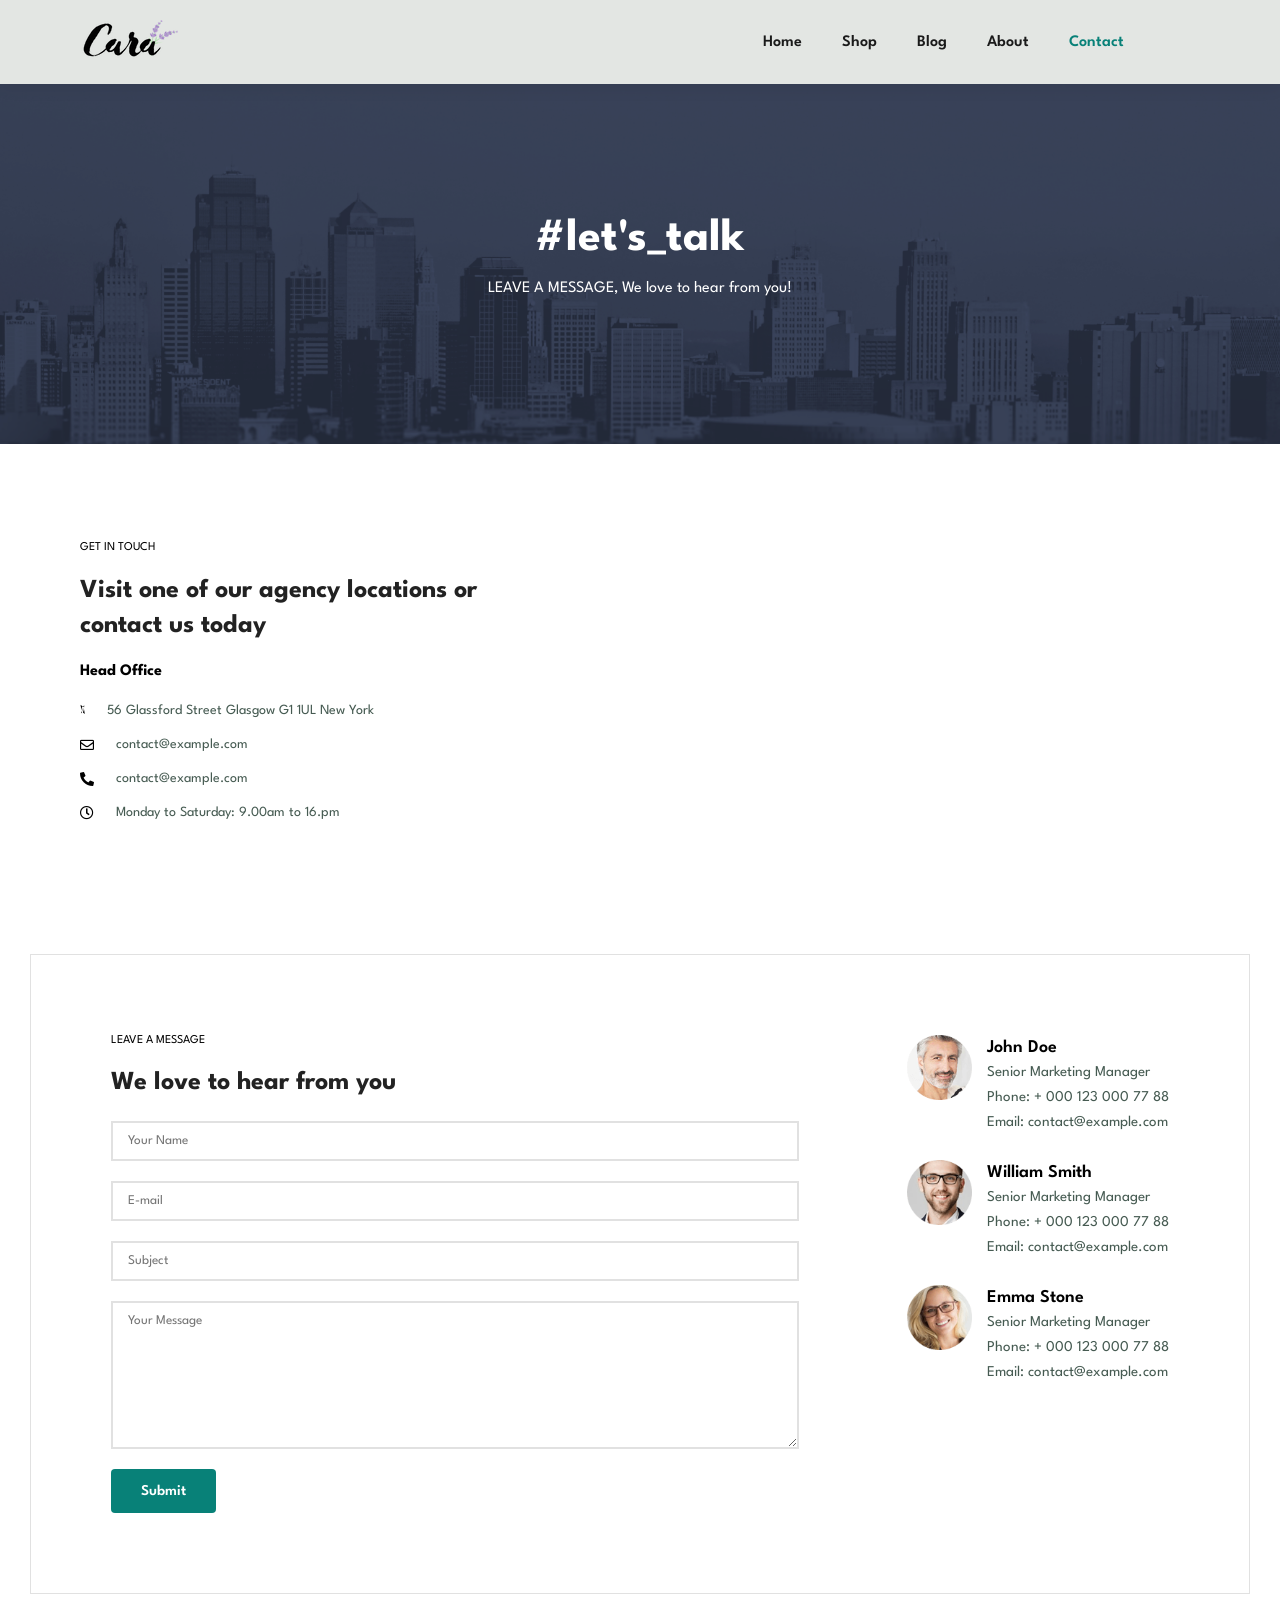
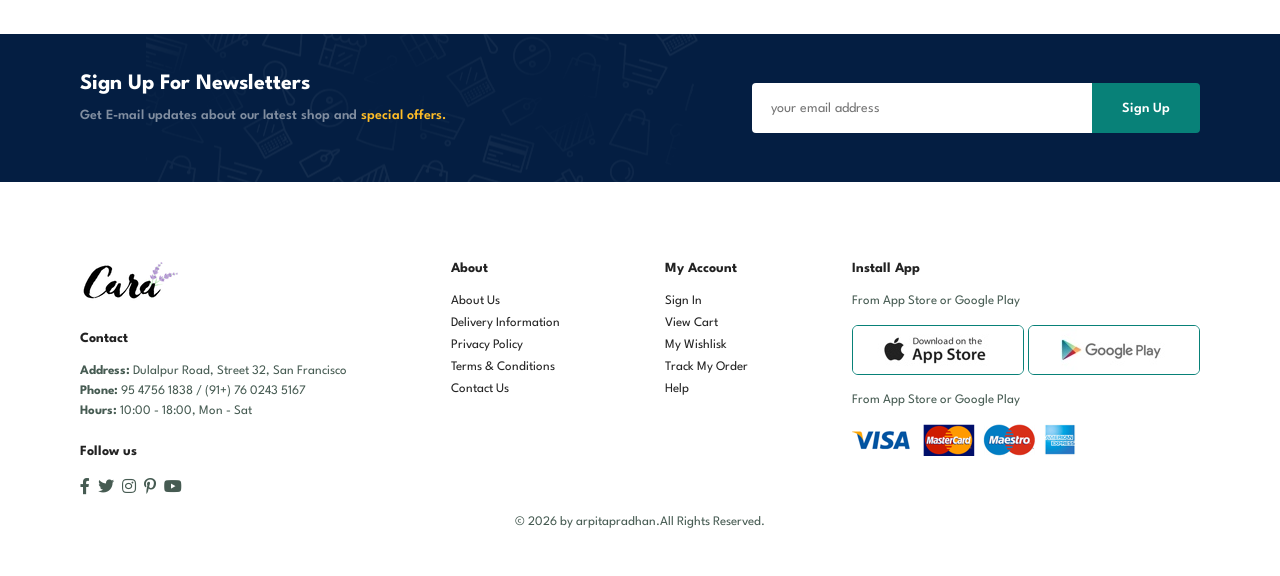
<file: Ecommerce Website/contact.html>
<!DOCTYPE html>
<html lang="en">

    <head>
        <meta charset="UTF-8">
        <meta http-equiv="X-UA-Compatible" content="IE=edge">
        <meta name="viewport" content="width=device-width, initial-scale=1.0">
        <title>Ecommerce Website</title>

        <link rel="stylesheet" href="https://pro.fontawesome.com/releases/v5.10.0/css/all.css" />

        <link rel="stylesheet" href="style.css">
    </head>

    <body>

                
         <section id="header">
            <a href="#"><img src="img/logo.png" class="logo" alt=""></a>
            <div>
                <ul id="navber">
                    <li><a  href="index.html">Home</a></li>
                     <li><a  href="shop.html">Shop</a></li>
                      <li><a  href="blog.html">Blog</a></li>
                       <li><a  href="about.html">About</a></li>
                        <li><a class="active" href="contact.html">Contact</a></li>
                         <li id="lg-bag"><a href="cart.html"><i class="far fa-shopping-bag"></i></a></li>
                         <a href="#" id="close"><i class="far fa-times"></i></a>

                </ul>
            </div>
            <div id="mobile">
                <a href="cart.html"><i class="far fa-shopping-bag"></i></a>
                   <i id="bar" class="fas fa-outdent"></i>
            </div>
        </section>
        <section id="page-header" class="about-header">
            
            <h2>#let's_talk</h2>
            
            <p>LEAVE A MESSAGE, We love to hear from you!  </p>
    
        </section>
        <section id="contact-details" class="section-p1">
            <div class="details">
                <span>GET IN TOUCH</span>
                <h2>Visit one of our agency locations or contact us today</h2>
                <h3>Head Office</h3>
                <div>
                    <li>
                        <i class="fal fa-map"></i>
                        <p>56 Glassford Street Glasgow G1 1UL New York</p>
                    </li>

                    <li>
                        <i class="far fa-envelope"></i>
                        <p>contact@example.com</p>
                    </li>

                    <li>
                        <i class="fas fa-phone-alt"></i>
                        <p>contact@example.com</p>
                    </li>

                    <li>
                        <i class="far fa-clock"></i>
                        <p>Monday to Saturday: 9.00am to 16.pm</p>
                    </li>
                </div>
            </div>
            <div class="map">
              <iframe src="https://www.google.com/maps/embed?pb=!1m18!1m12!1m3!1d9240.475240713522!2d87.73250190628738!3d21.784520678397996!2m3!1f0!2f0!3f0!3m2!1i1024!2i768!4f13.1!3m3!1m2!1s0x3a0326f87e6e8479%3A0xb610eefe9d9387c1!2sContai%20College%20of%20Learning%20%26%20Management%20Science!5e0!3m2!1sen!2sin!4v1771512203103!5m2!1sen!2sin" width="600" height="450" style="border:0;" allowfullscreen="" loading="lazy" referrerpolicy="no-referrer-when-downgrade"></iframe>
            </div>
        </section>

        <section id="form-details">
            <form action="">
                <span>LEAVE A MESSAGE</span>
               <h2>We love to hear from you</h2>
               <input type="text" placeholder="Your Name">
                <input type="text" placeholder="E-mail">
                <input type="text" placeholder="Subject">
                <textarea name="" id="" cols="30" rows="10" placeholder="Your Message"></textarea>
                <button class="normal">Submit</button>
            </form>
            <div class="people">
                <div>
                    <img src="img/people/1.png" alt="">
                    <p><span>John Doe</span>  Senior Marketing Manager <br> Phone: + 000 123 000 77 88 <br>Email: contact@example.com</p>
                </div>
                <div>
                    <img src="img/people/2.png" alt="">
                    <p><span>William Smith </span>  Senior Marketing Manager <br> Phone: + 000 123 000 77 88 <br>Email: contact@example.com</p>
                </div>
                <div>
                    <img src="img/people/3.png" alt="">
                    <p><span>Emma Stone</span>  Senior Marketing Manager <br> Phone: + 000 123 000 77 88 <br>Email: contact@example.com</p>
                </div>
            </div>
        </section>

         <section id="newsletter" class="section-p1 section-m1">
            <div class="newtext">
                <h4>Sign Up For Newsletters</h4>
                <p>Get E-mail updates about our latest shop and <span>special offers.</span></p>
            </div>
            <div class="form">
                <input type="text"placeholder="your email address">
                <button class="normal">Sign Up</button>
            </div>
        </section>

      

        <footer class="section-p1">
            <div class="col">
                <img  class="logo" src="img/logo.png" alt="">  
                <h4>Contact</h4> 
                <p><strong>Address: </strong> Dulalpur Road, Street 32, San Francisco</p>     
                <p><strong>Phone: </strong> 95 4756 1838 / (91+) 76 0243 5167</p>     
                <p><strong>Hours: </strong> 10:00 - 18:00, Mon - Sat</p>
                <div class="follow">
                    <h4>Follow us</h4>
                    <div class="icon">
                        <i class="fab fa-facebook-f"></i>
                         <i class="fab fa-twitter"></i>
                          <i class="fab fa-instagram"></i>
                           <i class="fab fa-pinterest-p"></i>
                            <i class="fab fa-youtube"></i>
                    </div>
                </div>         
            </div>
            <div class="col">
                <h4>About</h4>
                <a href="#">About Us</a>
                 <a href="#">Delivery Information</a>
                  <a href="#">Privacy Policy</a>
                   <a href="#">Terms & Conditions</a>
                    <a href="#">Contact Us</a>
            </div>

            <div class="col">
                <h4>My Account</h4>
                <a href="#">Sign In</a>
                 <a href="#">View Cart</a>
                  <a href="#">My Wishlisk</a>
                   <a href="#">Track My Order</a>
                    <a href="#">Help</a>
            </div>

            <div class="col install">
                <h4>Install App</h4>
                <p>From App Store or Google Play</p>
                <div class="row">
                    <img src="img/pay/app.jpg" alt="">
                    <img src="img/pay/play.jpg" alt="">
                </div>
                <p>From App Store or Google Play</p>
                <img src="img/pay/pay.png" alt="">
            </div>
            <div class="copyright">
                <p>&copy; 2026 by <span class="name">arpitapradhan.</span>All Rights Reserved.</p>
        
            </div>



        </footer>


        <script src="script.js"></script>

    </body>

</html>
</file>
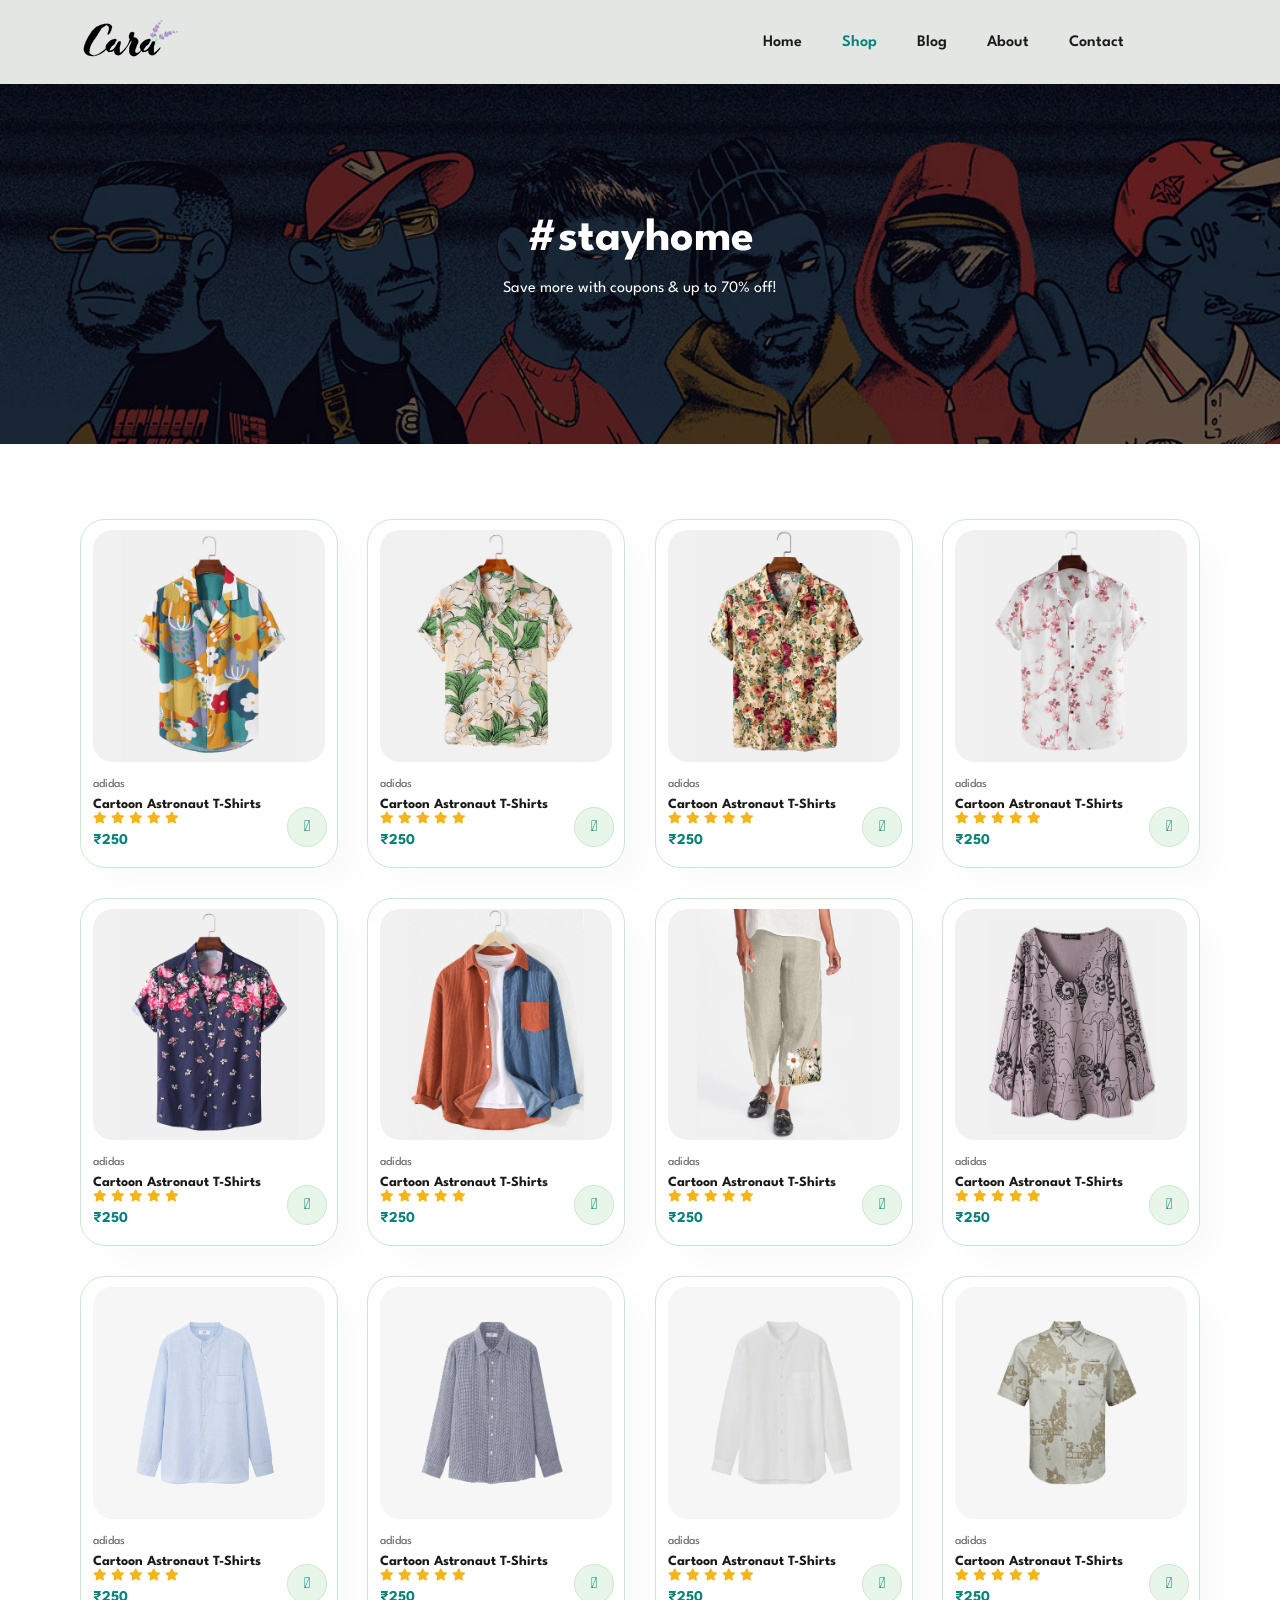
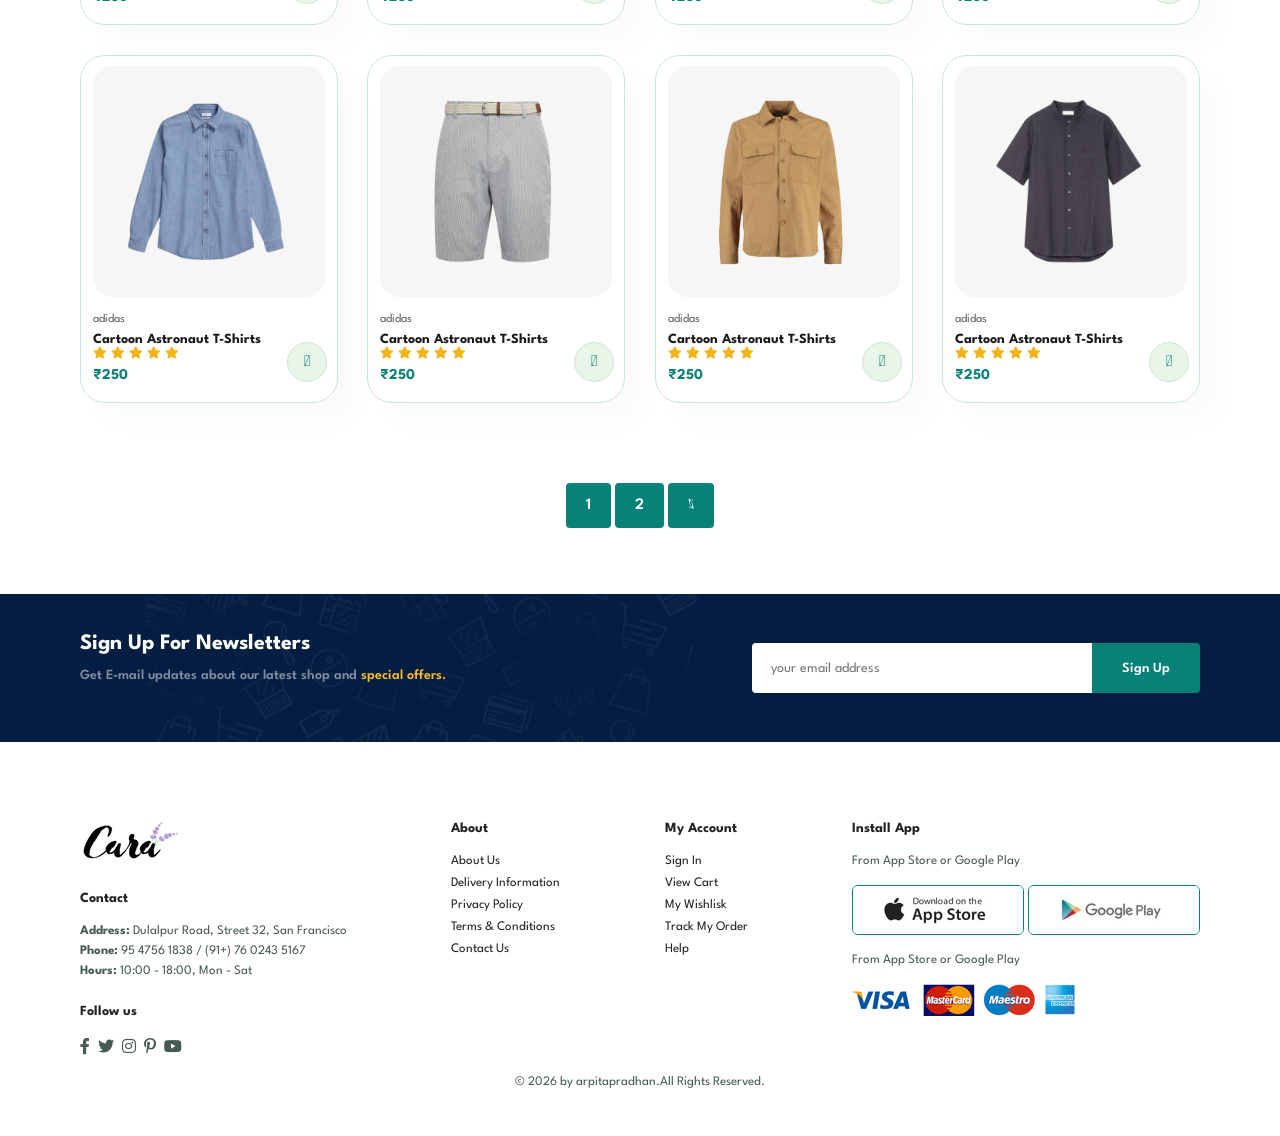
<file: Ecommerce Website/shop.html>
<!DOCTYPE html>
<html lang="en">

    <head>
        <meta charset="UTF-8">
        <meta http-equiv="X-UA-Compatible" content="IE=edge">
        <meta name="viewport" content="width=device-width, initial-scale=1.0">
        <title>Ecommerce Website</title>
        <link rel="stylesheet" href="https://pro.fontawesome.com/releases/v5.10.0/css/all.css" />

        <link rel="stylesheet" href="style.css">
    </head>

    <body>

         <section id="header">
            <a href="#"><img src="img/logo.png" class="logo" alt=""></a>
            <div>
                <ul id="navber">
                    <li><a  href="index.html">Home</a></li>
                     <li><a class="active" href="shop.html">Shop</a></li>
                      <li><a href="blog.html">Blog</a></li>
                       <li><a href="about.html">About</a></li>
                        <li><a href="contact.html">Contact</a></li>
                         <li id="lg-bag"><a href="cart.html"><i class="far fa-shopping-bag"></i></a></li>
                         <a href="#" id="close"><i class="far fa-times"></i></a>

                </ul>
            </div>
            <div id="mobile">
                <a href="cart.html"><i class="far fa-shopping-bag"></i></a>
                   <i id="bar" class="fas fa-outdent"></i>
            </div>
        </section>
        <section id="page-header">
            
            <h2>#stayhome</h2>
            
            <p>Save more with coupons & up to 70% off!</p>
    
        </section>

        <section id="product1"  class="section-p1">
            <div class="pro-container">
                <div class="pro" onclick="window.location.href='sproduct.html';">
                    <img src="img/products/f1.jpg" alt="">
                <div class="des">
                    <span>adidas</span>
                    <h5>Cartoon Astronaut T-Shirts</h5>
                    <div class="star">
                        <i class="fas fa-star"></i>
                        <i class="fas fa-star"></i>
                        <i class="fas fa-star"></i>
                        <i class="fas fa-star"></i>
                        <i class="fas fa-star"></i>
                    </div>
                    <h4>₹250</h4>
                </div>
                <a href="#"><i class="fal fa-shopping-cart cart"></i></a>
                </div>

                <div class="pro">
                    <img src="img/products/f2.jpg" alt="">
                <div class="des">
                    <span>adidas</span>
                    <h5>Cartoon Astronaut T-Shirts</h5>
                    <div class="star">
                        <i class="fas fa-star"></i>
                        <i class="fas fa-star"></i>
                        <i class="fas fa-star"></i>
                        <i class="fas fa-star"></i>
                        <i class="fas fa-star"></i>
                    </div>
                    <h4>₹250</h4>
                </div>
                <a href="#"><i class="fal fa-shopping-cart cart"></i></a>
                </div>

                <div class="pro">
                    <img src="img/products/f3.jpg" alt="">
                <div class="des">
                    <span>adidas</span>
                    <h5>Cartoon Astronaut T-Shirts</h5>
                    <div class="star">
                        <i class="fas fa-star"></i>
                        <i class="fas fa-star"></i>
                        <i class="fas fa-star"></i>
                        <i class="fas fa-star"></i>
                        <i class="fas fa-star"></i>
                    </div>
                    <h4>₹250</h4>
                </div>
                <a href="#"><i class="fal fa-shopping-cart cart"></i></a>
                </div>

                <div class="pro">
                    <img src="img/products/f4.jpg" alt="">
                <div class="des">
                    <span>adidas</span>
                    <h5>Cartoon Astronaut T-Shirts</h5>
                    <div class="star">
                        <i class="fas fa-star"></i>
                        <i class="fas fa-star"></i>
                        <i class="fas fa-star"></i>
                        <i class="fas fa-star"></i>
                        <i class="fas fa-star"></i>
                    </div>
                    <h4>₹250</h4>
                </div>
                <a href="#"><i class="fal fa-shopping-cart cart"></i></a>
                </div>

                <div class="pro">
                    <img src="img/products/f5.jpg" alt="">
                <div class="des">
                    <span>adidas</span>
                    <h5>Cartoon Astronaut T-Shirts</h5>
                    <div class="star">
                        <i class="fas fa-star"></i>
                        <i class="fas fa-star"></i>
                        <i class="fas fa-star"></i>
                        <i class="fas fa-star"></i>
                        <i class="fas fa-star"></i>
                    </div>
                    <h4>₹250</h4>
                </div>
                <a href="#"><i class="fal fa-shopping-cart cart"></i></a>
                </div>

                <div class="pro">
                    <img src="img/products/f6.jpg" alt="">
                <div class="des">
                    <span>adidas</span>
                    <h5>Cartoon Astronaut T-Shirts</h5>
                    <div class="star">
                        <i class="fas fa-star"></i>
                        <i class="fas fa-star"></i>
                        <i class="fas fa-star"></i>
                        <i class="fas fa-star"></i>
                        <i class="fas fa-star"></i>
                    </div>
                    <h4>₹250</h4>
                </div>
                <a href="#"><i class="fal fa-shopping-cart cart"></i></a>
                </div>

                <div class="pro">
                    <img src="img/products/f7.jpg" alt="">
                <div class="des">
                    <span>adidas</span>
                    <h5>Cartoon Astronaut T-Shirts</h5>
                    <div class="star">
                        <i class="fas fa-star"></i>
                        <i class="fas fa-star"></i>
                        <i class="fas fa-star"></i>
                        <i class="fas fa-star"></i>
                        <i class="fas fa-star"></i>
                    </div>
                    <h4>₹250</h4>
                </div>
                <a href="#"><i class="fal fa-shopping-cart cart"></i></a>
                </div>

                <div class="pro">
                    <img src="img/products/f8.jpg" alt="">
                <div class="des">
                    <span>adidas</span>
                    <h5>Cartoon Astronaut T-Shirts</h5>
                    <div class="star">
                        <i class="fas fa-star"></i>
                        <i class="fas fa-star"></i>
                        <i class="fas fa-star"></i>
                        <i class="fas fa-star"></i>
                        <i class="fas fa-star"></i>
                    </div>
                    <h4>₹250</h4>
                </div>
                <a href="#"><i class="fal fa-shopping-cart cart"></i></a>
                </div>
           
                <div class="pro">
                    <img src="img/products/n1.jpg" alt="">
                <div class="des">
                    <span>adidas</span>
                    <h5>Cartoon Astronaut T-Shirts</h5>
                    <div class="star">
                        <i class="fas fa-star"></i>
                        <i class="fas fa-star"></i>
                        <i class="fas fa-star"></i>
                        <i class="fas fa-star"></i>
                        <i class="fas fa-star"></i>
                    </div>
                    <h4>₹250</h4>
                </div>
                <a href="#"><i class="fal fa-shopping-cart cart"></i></a>
                </div>

                <div class="pro">
                    <img src="img/products/n2.jpg" alt="">
                <div class="des">
                    <span>adidas</span>
                    <h5>Cartoon Astronaut T-Shirts</h5>
                    <div class="star">
                        <i class="fas fa-star"></i>
                        <i class="fas fa-star"></i>
                        <i class="fas fa-star"></i>
                        <i class="fas fa-star"></i>
                        <i class="fas fa-star"></i>
                    </div>
                    <h4>₹250</h4>
                </div>
                <a href="#"><i class="fal fa-shopping-cart cart"></i></a>
                </div>

                <div class="pro">
                    <img src="img/products/n3.jpg" alt="">
                <div class="des">
                    <span>adidas</span>
                    <h5>Cartoon Astronaut T-Shirts</h5>
                    <div class="star">
                        <i class="fas fa-star"></i>
                        <i class="fas fa-star"></i>
                        <i class="fas fa-star"></i>
                        <i class="fas fa-star"></i>
                        <i class="fas fa-star"></i>
                    </div>
                    <h4>₹250</h4>
                </div>
                <a href="#"><i class="fal fa-shopping-cart cart"></i></a>
                </div>

                <div class="pro">
                    <img src="img/products/n4.jpg" alt="">
                <div class="des">
                    <span>adidas</span>
                    <h5>Cartoon Astronaut T-Shirts</h5>
                    <div class="star">
                        <i class="fas fa-star"></i>
                        <i class="fas fa-star"></i>
                        <i class="fas fa-star"></i>
                        <i class="fas fa-star"></i>
                        <i class="fas fa-star"></i>
                    </div>
                    <h4>₹250</h4>
                </div>
                <a href="#"><i class="fal fa-shopping-cart cart"></i></a>
                </div>

                <div class="pro">
                    <img src="img/products/n5.jpg" alt="">
                <div class="des">
                    <span>adidas</span>
                    <h5>Cartoon Astronaut T-Shirts</h5>
                    <div class="star">
                        <i class="fas fa-star"></i>
                        <i class="fas fa-star"></i>
                        <i class="fas fa-star"></i>
                        <i class="fas fa-star"></i>
                        <i class="fas fa-star"></i>
                    </div>
                    <h4>₹250</h4>
                </div>
                <a href="#"><i class="fal fa-shopping-cart cart"></i></a>
                </div>

                <div class="pro">
                    <img src="img/products/n6.jpg" alt="">
                <div class="des">
                    <span>adidas</span>
                    <h5>Cartoon Astronaut T-Shirts</h5>
                    <div class="star">
                        <i class="fas fa-star"></i>
                        <i class="fas fa-star"></i>
                        <i class="fas fa-star"></i>
                        <i class="fas fa-star"></i>
                        <i class="fas fa-star"></i>
                    </div>
                    <h4>₹250</h4>
                </div>
                <a href="#"><i class="fal fa-shopping-cart cart"></i></a>
                </div>

                <div class="pro">
                    <img src="img/products/n7.jpg" alt="">
                <div class="des">
                    <span>adidas</span>
                    <h5>Cartoon Astronaut T-Shirts</h5>
                    <div class="star">
                        <i class="fas fa-star"></i>
                        <i class="fas fa-star"></i>
                        <i class="fas fa-star"></i>
                        <i class="fas fa-star"></i>
                        <i class="fas fa-star"></i>
                    </div>
                    <h4>₹250</h4>
                </div>
                <a href="#"><i class="fal fa-shopping-cart cart"></i></a>
                </div>

                <div class="pro">
                    <img src="img/products/n8.jpg" alt="">
                <div class="des">
                    <span>adidas</span>
                    <h5>Cartoon Astronaut T-Shirts</h5>
                    <div class="star">
                        <i class="fas fa-star"></i>
                        <i class="fas fa-star"></i>
                        <i class="fas fa-star"></i>
                        <i class="fas fa-star"></i>
                        <i class="fas fa-star"></i>
                    </div>
                    <h4>₹250</h4>
                </div>
                <a href="#"><i class="fal fa-shopping-cart cart"></i></a>
                </div>
            </div>

        </section>

        <section id="pasentation" class="section-p1">
            <a href="#">1</a>
             <a href="#">2</a>
              <a href="#"><i class="fal fa-long-arrow-alt-right"></i></a>
        </section>

        <section id="newsletter" class="section-p1 section-m1">
            <div class="newtext">
                <h4>Sign Up For Newsletters</h4>
                <p>Get E-mail updates about our latest shop and <span>special offers.</span></p>
            </div>
            <div class="form">
                <input type="text"placeholder="your email address">
                <button class="normal">Sign Up</button>
            </div>
        </section>

        <footer class="section-p1">
            <div class="col">
                <img  class="logo" src="img/logo.png" alt="">  
                <h4>Contact</h4> 
                <p><strong>Address: </strong> Dulalpur Road, Street 32, San Francisco</p>     
                <p><strong>Phone: </strong> 95 4756 1838 / (91+) 76 0243 5167</p>     
                <p><strong>Hours: </strong> 10:00 - 18:00, Mon - Sat</p>
                <div class="follow">
                    <h4>Follow us</h4>
                    <div class="icon">
                        <i class="fab fa-facebook-f"></i>
                         <i class="fab fa-twitter"></i>
                          <i class="fab fa-instagram"></i>
                           <i class="fab fa-pinterest-p"></i>
                            <i class="fab fa-youtube"></i>
                    </div>
                </div>         
            </div>
            <div class="col">
                <h4>About</h4>
                <a href="#">About Us</a>
                 <a href="#">Delivery Information</a>
                  <a href="#">Privacy Policy</a>
                   <a href="#">Terms & Conditions</a>
                    <a href="#">Contact Us</a>
            </div>

            <div class="col">
                <h4>My Account</h4>
                <a href="#">Sign In</a>
                 <a href="#">View Cart</a>
                  <a href="#">My Wishlisk</a>
                   <a href="#">Track My Order</a>
                    <a href="#">Help</a>
            </div>

            <div class="col install">
                <h4>Install App</h4>
                <p>From App Store or Google Play</p>
                <div class="row">
                    <img src="img/pay/app.jpg" alt="">
                    <img src="img/pay/play.jpg" alt="">
                </div>
                <p>From App Store or Google Play</p>
                <img src="img/pay/pay.png" alt="">
            </div>
            <div class="copyright">
                <p>&copy; 2026 by <span class="name">arpitapradhan.</span>All Rights Reserved.</p>
        
            </div>



        </footer>

        <script src="script.js"></script>
    </body>

</html>
</file>
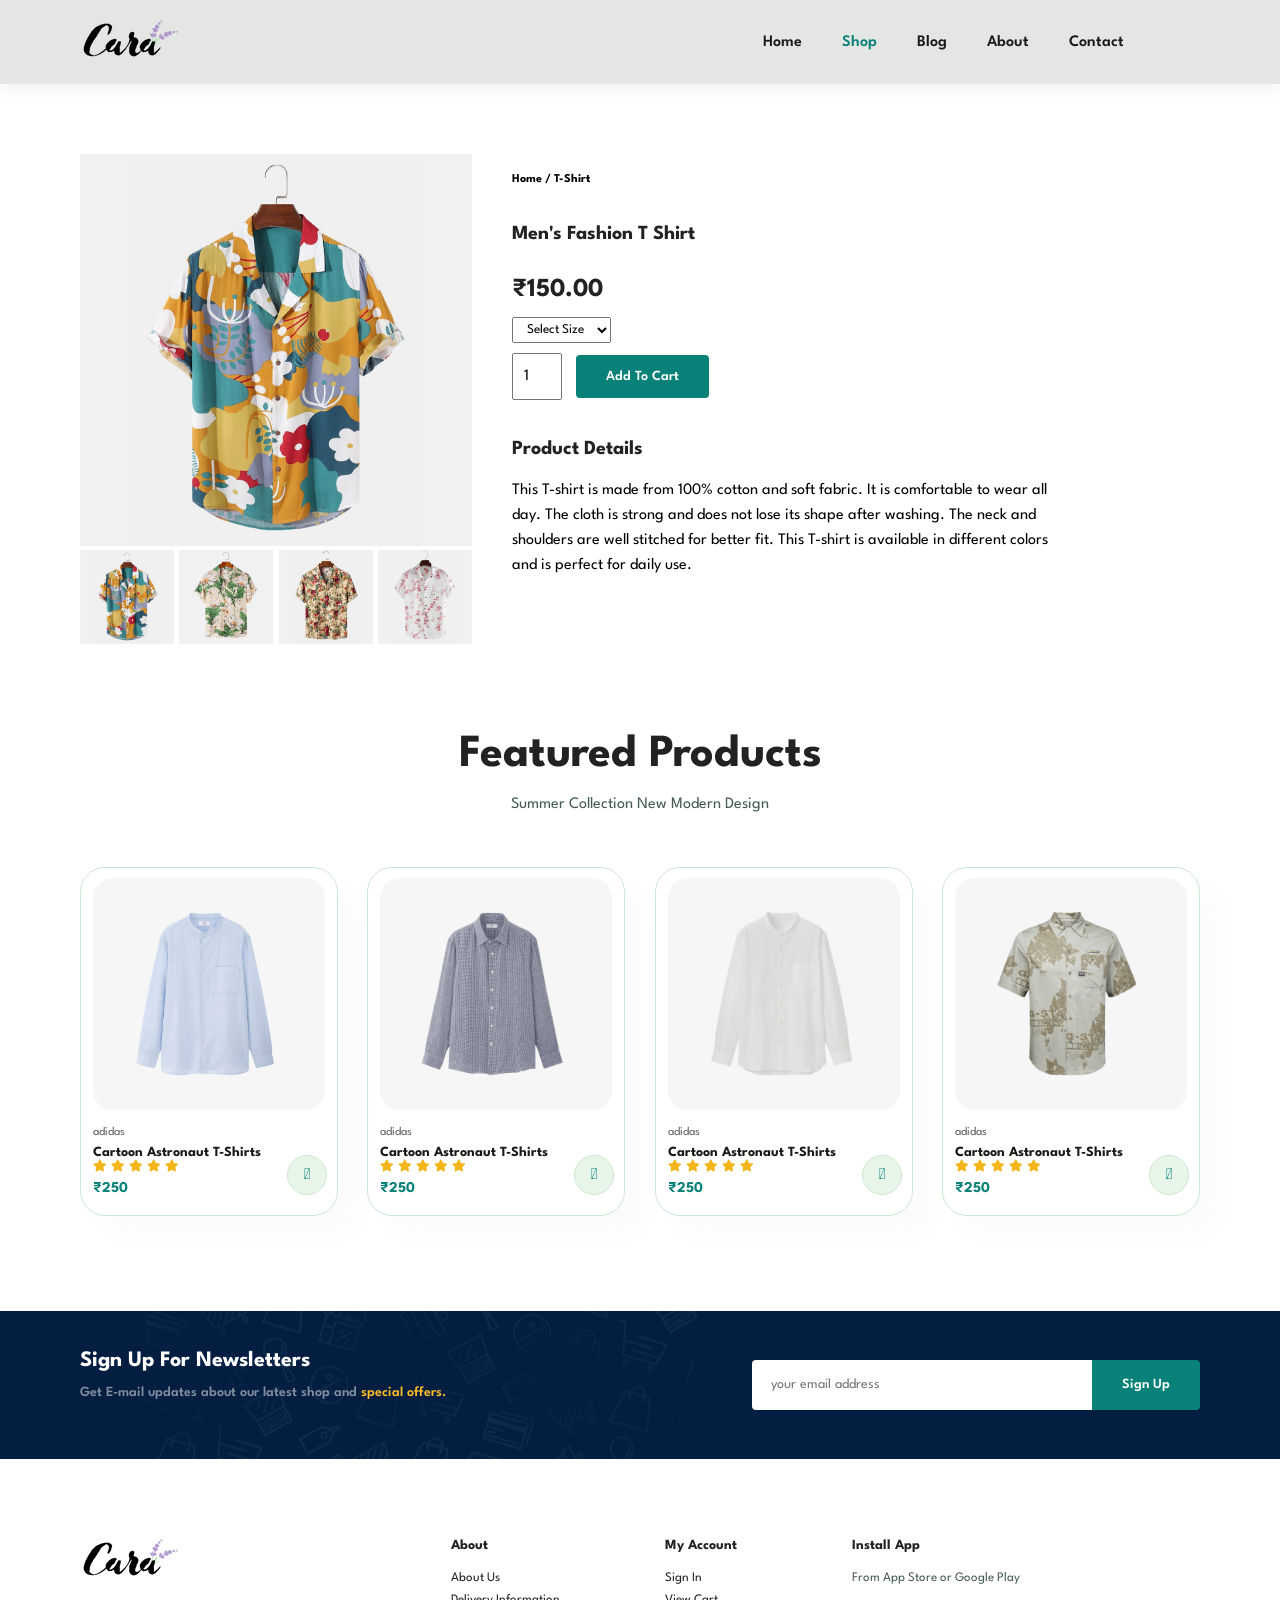
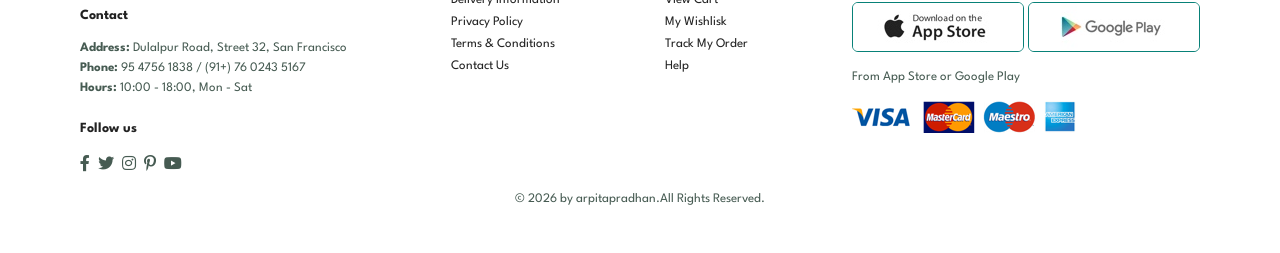
<file: Ecommerce Website/sproduct.html>
<!DOCTYPE html>
<html lang="en">

    <head>
        <meta charset="UTF-8">
        <meta http-equiv="X-UA-Compatible" content="IE=edge">
        <meta name="viewport" content="width=device-width, initial-scale=1.0">
        <title>Ecommerce Website</title>
        <link rel="stylesheet" href="https://pro.fontawesome.com/releases/v5.10.0/css/all.css" />

        <link rel="stylesheet" href="style.css">
    </head>

    <body>

         <section id="header">
            <a href="#"><img src="img/logo.png" class="logo" alt=""></a>
            <div>
                <ul id="navber">
                    <li><a  href="index.html">Home</a></li>
                     <li><a class="active" href="shop.html">Shop</a></li>
                      <li><a href="blog.html">Blog</a></li>
                       <li><a href="about.html">About</a></li>
                        <li><a href="contact.html">Contact</a></li>
                         <li id="lg-bag"><a href="cart.html"><i class="far fa-shopping-bag"></i></a></li>
                         <a href="#" id="close"><i class="far fa-times"></i></a>

                </ul>
            </div>
            <div id="mobile">
                <a href="cart.html"><i class="far fa-shopping-bag"></i></a>
                   <i id="bar" class="fas fa-outdent"></i>
            </div>
        </section>

        <section id="prodetails" class="section-p1">
            <div class="single-pro-image">
               <img src="img/products/f1.jpg" width="100%" id="MainImg" alt="" >

               <div class="small-img-group">
                <div class="small-img-col">
                    <img src="img/products/f1.jpg" width="100%" class="small-img" alt="">
                </div>

                 <!--div class="small-img-group"-->
                <div class="small-img-col">
                    <img src="img/products/f2.jpg" width="100%" class="small-img" alt="">
                </div>
                 <!--div class="small-img-group"-->
                <div class="small-img-col">
                    <img src="img/products/f3.jpg" width="100%" class="small-img" alt="">
                </div>
                 <!--div class="small-img-group"-->
                <div class="small-img-col">
                    <img src="img/products/f4.jpg" width="100%" class="small-img" alt="">
                </div>

               </div>
            </div>

        <div class="single-pro-details">
                <h6>Home / T-Shirt</h6>
                <h4>Men's Fashion T Shirt</h4>
                <h2>₹150.00</h2>
                <select>
                    <option>Select Size</option>
                     <option>XL</option>
                      <option>XXL</option>
                       <option>Small</option>
                        <option>Large</option>
                       
                </select>
                <input type="number" value="1">
                <button class="normal">Add To Cart</button>
                <h4>Product Details</h4>
                <span>This T-shirt is made from 100% cotton and soft fabric. It is comfortable to wear all day. The cloth is strong and does not lose its shape after washing. The neck and shoulders are well stitched for better fit. This T-shirt is available in different colors and is perfect for daily use.</span>

            </div>

        </section>
        <section id="product1"  class="section-p1">
            <h2>Featured Products</h2>
            <p>Summer Collection New Modern Design</p>
            <div class="pro-container">
                <div class="pro">
                    <img src="img/products/n1.jpg" alt="">
                <div class="des">
                    <span>adidas</span>
                    <h5>Cartoon Astronaut T-Shirts</h5>
                    <div class="star">
                        <i class="fas fa-star"></i>
                        <i class="fas fa-star"></i>
                        <i class="fas fa-star"></i>
                        <i class="fas fa-star"></i>
                        <i class="fas fa-star"></i>
                    </div>
                    <h4>₹250</h4>
                </div>
                <a href="#"><i class="fal fa-shopping-cart cart"></i></a>
                </div>

                <div class="pro">
                    <img src="img/products/n2.jpg" alt="">
                <div class="des">
                    <span>adidas</span>
                    <h5>Cartoon Astronaut T-Shirts</h5>
                    <div class="star">
                        <i class="fas fa-star"></i>
                        <i class="fas fa-star"></i>
                        <i class="fas fa-star"></i>
                        <i class="fas fa-star"></i>
                        <i class="fas fa-star"></i>
                    </div>
                    <h4>₹250</h4>
                </div>
                <a href="#"><i class="fal fa-shopping-cart cart"></i></a>
                </div>

                <div class="pro">
                    <img src="img/products/n3.jpg" alt="">
                <div class="des">
                    <span>adidas</span>
                    <h5>Cartoon Astronaut T-Shirts</h5>
                    <div class="star">
                        <i class="fas fa-star"></i>
                        <i class="fas fa-star"></i>
                        <i class="fas fa-star"></i>
                        <i class="fas fa-star"></i>
                        <i class="fas fa-star"></i>
                    </div>
                    <h4>₹250</h4>
                </div>
                <a href="#"><i class="fal fa-shopping-cart cart"></i></a>
                </div>

                <div class="pro">
                    <img src="img/products/n4.jpg" alt="">
                <div class="des">
                    <span>adidas</span>
                    <h5>Cartoon Astronaut T-Shirts</h5>
                    <div class="star">
                        <i class="fas fa-star"></i>
                        <i class="fas fa-star"></i>
                        <i class="fas fa-star"></i>
                        <i class="fas fa-star"></i>
                        <i class="fas fa-star"></i>
                    </div>
                    <h4>₹250</h4>
                </div>
                <a href="#"><i class="fal fa-shopping-cart cart"></i></a>
                </div>

                
            </div>

        </section>
        

        <section id="newsletter" class="section-p1 section-m1">
            <div class="newtext">
                <h4>Sign Up For Newsletters</h4>
                <p>Get E-mail updates about our latest shop and <span>special offers.</span></p>
            </div>
            <div class="form">
                <input type="text"placeholder="your email address">
                <button class="normal">Sign Up</button>
            </div>
        </section>

        <footer class="section-p1">
            <div class="col">
                <img  class="logo" src="img/logo.png" alt="">  
                <h4>Contact</h4> 
                <p><strong>Address: </strong> Dulalpur Road, Street 32, San Francisco</p>     
                <p><strong>Phone: </strong> 95 4756 1838 / (91+) 76 0243 5167</p>     
                <p><strong>Hours: </strong> 10:00 - 18:00, Mon - Sat</p>
                <div class="follow">
                    <h4>Follow us</h4>
                    <div class="icon">
                        <i class="fab fa-facebook-f"></i>
                         <i class="fab fa-twitter"></i>
                          <i class="fab fa-instagram"></i>
                           <i class="fab fa-pinterest-p"></i>
                            <i class="fab fa-youtube"></i>
                    </div>
                </div>         
            </div>
            <div class="col">
                <h4>About</h4>
                <a href="#">About Us</a>
                 <a href="#">Delivery Information</a>
                  <a href="#">Privacy Policy</a>
                   <a href="#">Terms & Conditions</a>
                    <a href="#">Contact Us</a>
            </div>

            <div class="col">
                <h4>My Account</h4>
                <a href="#">Sign In</a>
                 <a href="#">View Cart</a>
                  <a href="#">My Wishlisk</a>
                   <a href="#">Track My Order</a>
                    <a href="#">Help</a>
            </div>

            <div class="col install">
                <h4>Install App</h4>
                <p>From App Store or Google Play</p>
                <div class="row">
                    <img src="img/pay/app.jpg" alt="">
                    <img src="img/pay/play.jpg" alt="">
                </div>
                <p>From App Store or Google Play</p>
                <img src="img/pay/pay.png" alt="">
            </div>
            <div class="copyright">
                <p>&copy; 2026 by <span class="name">arpitapradhan.</span>All Rights Reserved.</p>
        
            </div>



        </footer>


        <script>
            // script for image change on click
            var MainImg = document.getElementById("MainImg");
            var smallimg = document.getElementsByClassName("small-img");

            smallimg[0].onclick = function(){
            MainImg.src = smallimg[0].src;
            }
             smallimg[1].onclick = function(){
            MainImg.src = smallimg[1].src;
            }
             smallimg[2].onclick = function(){
            MainImg.src = smallimg[2].src;
            }
             smallimg[3].onclick = function(){
            MainImg.src = smallimg[3].src;
            }


        </script>


        <script src="script.js"></script>
    </body>

</html>
</file>
<file: Ecommerce Website/style.css>
@import url("https://fonts.googleapis.com/css2?family=Spartan:wght@100;200;300;400;500;600;700;800;900&display=swap");
* {
  margin: 0;
  padding: 0;
  box-sizing: border-box;
  font-family: "Spartan", sans-serif;
}

html {
  scroll-behavior: smooth;
}

/* Global Styles */

h1 {
  font-size: 50px;
  line-height: 64px;
  color: #222;
}

h2 {
  font-size: 46px;
  line-height: 54px;
  color: #222;
}

h4 {
  font-size: 20px;
  color: #222;
}

h6 {
  font-weight: 700;
  font-size: 12px;
}

p {
  font-size: 16px;
  color: #465b52;
  margin: 15px 0 20px 0;
}

.section-p1 {
  padding: 40px 80px;
}

.section-m1 {
  margin: 40px 0;
}
button.normal{
  font-size: 14px;
  font-weight: 600;
  padding: 15px 30px;
  color: #000;
  background-color: #fff;
  border-radius: 4px;
  cursor: pointer;
  border: none;
  outline: none;
  transition: 0.2s;
}
button.white{
font-size: 13px;
  font-weight: 600;
  padding: 11px 18px;
  color: #fff;
  background-color: transparent;
  cursor: pointer;
  border: 1px solid #fff;
  outline: none;
  transition: 0.2s;
}

body {
  width: 100%;
  
}
   /*header start*/
#header{
  display: flex;
  align-items: center;
  justify-content: space-between;
  padding: 20px 80px;
  background: #e3e6e3; 
  box-shadow: 0 5px 15px rgba(0, 0,0, 0.06);
  z-index: 999;
  position: sticky;
  top: 0;
  left: 0;
}
#navber{
  display: flex;
  align-items: center;
  justify-content: center;
}
#navber li{
  list-style: none;
  padding: 0 20px;
  position: relative;
}
#navber li a{
  text-decoration: none;
  font-size: 16px;
  font-weight: 600;
  color: #1a1a1a;
  transition: 0.3s ease;
}
#navber li a:hover,
#navber li a.active {
  color: #088178;
}
#navber li a:active::after,
#navber li a:hover::after{
  content: "";
  width: 30%;
  height: 2px;
  background:#088178 ;
  position: absolute;
  bottom: -4px;
  left: 20px;
}
#mobile{
  display: none;
  align-items: center;
}

#close{
  display: none;
}
/*home page*/
#hero{
  background-image: url(img/hero4.png);
  height: 90vh;
  width: 100%;
  background-position: top 25% right 0;
  background-size: cover;
  padding: 0 80px;
  display: flex;
  flex-direction: column;
  align-items: flex-start;
  justify-content: center;
}
#hero h4{
  padding-bottom: 15px;
}
#hero h1{
  color:#088178 ;
}
#hero button{
  background-image: url(img/button.png);
  background-color: transparent;
  color:#088178  ;
  border: 0;
  padding: 14px 80px 14px 65px ;
  background-repeat: no-repeat;
  cursor: pointer;
  font-weight: 700;
  font-size: 15px;
}
#feature{
  display: flex;
  align-items: center;
  justify-content: space-between;
  flex-wrap: wrap;
}
#feature .fe-box{
  width: 180px;
  text-align: center;
  padding: 25px 15px;
  box-shadow: 20px 20px 34px rgba(0, 0,0, 0.03);
  border: 1px solid #cce7d0;
  border-radius: 4px;
  margin: 15px 0;
}
#feature .fe-box:hover{
  box-shadow: 10px 10px 54px rgba(70, 62,221, 0.01);
}
#feature .fe-box img{
  width: 100%;
  margin-bottom: 10px;
}
#feature .fe-box h6{
  display: inline-block;
  padding: 9px 8px 6px 8px;
  line-height:1 ;
  border-radius: 4px;
  color: #088178;
  background-color: #fddde4;
}
#feature .fe-box:nth-child(2) h6{
  background-color: #cdebbc;
}
#feature .fe-box:nth-child(3) h6{
  background-color: #d1e8f2;
}
#feature .fe-box:nth-child(4) h6{
  background-color: #cdd4f8;
}
#feature .fe-box:nth-child(5) h6{
  background-color: #f6dbf6;
}
#feature .fe-box:nth-child(6) h6{
  background-color: #fff2e5;
}
#product1{
  text-align: center;
}
#product1 .pro-container{
  display: flex;
  justify-content: space-between;
  padding-top: 20px;
  flex-wrap: wrap;
}
#product1 .pro{
  width: 23%;
  min-width: 250px;
  padding: 10px 12px;
  border:1px solid #cce7d0;
  border-radius: 25px;
  cursor: pointer;
  box-shadow: 20px 20px 30px rgba(0, 0,0, 0.02);
  margin: 15px 0;
  transition: 0.2s ease;
  position: relative;
}
#product1 .pro:hover{
  box-shadow: 20px 20px 30px rgba(0, 0,0, 0.06);
}

#product1 .pro img{
  width: 100%;
  border-radius: 20px;
}
#product1 .pro .des{
  text-align: start;
  padding: 10px 0;
}
#product1 .pro .des span{
  color: #606063;
  font-size: 12px;
}
#product1 .pro .des h5{
  padding-top: 7px;
  color: #1a1a1a;
  font-size: 14px;
}
#product1 .pro .des i{
  font-size: 12px;
  color: rgba(243,181,25);
}
#product1 .pro .des h4{
  padding-top: 7px;
  font-size: 15px;
  font-weight: 700;
  color: #088178;
}
#product1 .pro .cart{
  width: 40px;
  height: 40px;
  line-height: 40px;
  border-radius: 50px;
  background-color: #e8f6ea;
  font-weight: 500;
  color: #088178;
  border: 1px solid #cce7d0;
  position: absolute;
  bottom: 20px;
  right: 10px;
}
#banner{
  display: flex;
  flex-direction: column;
  justify-content: center;
  align-items: center;
  text-align: center;
  background-image: url("img/banner/b2.jpg");
  width: 100%;
  height: 40vh;
  background-size: cover;
  background-position: center;
}
#banner h4{
  color: #fff;
  font-size: 16px;
}
#banner h2{
  color: #fff;
  font-size: 30px;
  padding: 10px 0;
}
#banner h2 span{
   color: #ef3636; 
}
#banner button:hover{
  background-color: #088178;
  color: #fff;

}
#sm-banner{
  display: flex;
  justify-content: space-between;
  flex-wrap: wrap;
}

#sm-banner .banner-box{
   display: flex;
  flex-direction: column;
  justify-content: center;
  align-items: flex-start;
  background-image: url("img/banner/b17.jpg");
  min-width: 580px;
  height: 50vh;
  background-size: cover;
  background-position: center;
  padding: 30px;
 }
 #sm-banner .banner-box2{
  background-image: url("img/banner/b10.jpg");

 }

#sm-banner h4{
  color: #f2f2f7;
  font-size: 23px;
  font-weight: 300;
}
#sm-banner h2{
  color: #fff;
  font-size: 28px;
  font-weight: 780;
}
#sm-banner span{
  color: #fff;
  font-size: 14px;
  font-weight: 450;
  padding-bottom: 15px;
}
#sm-banner .banner-box:hover button{
     background: #088178;
     border: 1px solid #088178 ;   
}
#banner3{
  display: flex;
  justify-content: space-between;
  flex-wrap: wrap;
  padding: 0 80px;
}
#banner3 .banner-box{
   display: flex;
  flex-direction: column;
  justify-content: center;
  align-items: flex-start;
  background-image: url("img/banner/b7.jpg");
  min-width: 30%;
  height: 30vh;
  background-size: cover;
  background-position: center;
  padding: 20px;
  margin-bottom: 20px;
 }
 #banner3 h2{
  color: #fff;
  font-weight: 900;
  font-size: 22px;
 }
 #banner3 h3{
  color: #ec544e;
  font-weight: 800;
  font-size: 15px;
 }
 #banner3 .banner-box2{
  background-image: url("img/banner/b4.jpg");

 }
 #banner3 .banner-box3{
  background-image: url("img/banner/b18.jpg");

 }
 #newsletter{
  display: flex;
  justify-content: space-between;
  flex-wrap: wrap;
  align-items: center;
  background-image: url(img/banner/b14.png);
  background-repeat: no-repeat;
  background-position:20% 30% ;
  background-color: #041e42;
 }
 #newsletter h4{
    font-size: 22px;
    font-weight: 700;
    color: #fff;
  }
  #newsletter p{
    font-size: 14px;
    font-weight: 600;
    color: #818ea0;
  }
#newsletter p span{
    color: #ffbd27;
  }
  #newsletter .form{
    display: flex;
    width: 40%;
  }
  #newsletter input{
    height: 3.125rem;
    padding: 0 1.25em;
    font-size: 14px;
    width: 100%;
    border: 1px solid transparent;
    border-radius: 4px;
    outline: none;
    border-top-right-radius: 0;
     border-bottom-right-radius: 0;
  }
  #newsletter button{
    background-color: #088178;
    color: #fff;
    white-space: nowrap;
    border-top-left-radius: 0;
     border-bottom-left-radius: 0;
  }
  footer{
    display: flex;
    flex-wrap: wrap;
    justify-content: space-between;
  
  }
   footer .col{
    display: flex;
    flex-direction: column;
    align-items: flex-start;
    margin-bottom: 20px;
  }
 footer .logo{
  margin-bottom :30px ;

 }
 footer h4{
  font-size: 14px;
  padding-bottom: 20px;
 }
 footer p{
  font-size: 13px;
  margin: 0 0 8px 0;
 }
 footer a{
  font-size: 13px;
  text-decoration: none;
  color: #222;
  margin-bottom: 10px;
 }
 footer .follow{
  margin-top: 20px;
 }
 footer .follow i{
  color: #465b52;
  padding-right: 4px;
  cursor: pointer;
 }
  footer .install .row img{
    border: 1px solid #088178;
    border-radius: 6px;
  }
  footer .install img{
    margin: 10px 0 15px 0;
  }
  footer .follow i:hover,
  footer a:hover{
    color: #088178;
  }
   footer .copyright{
    width:100%;
    text-align: center;
   }
   /*shop page*/

   #page-header{
    background-image: url("img/banner/b1.jpg");
    width: 100%;
    height: 40vh;
    background-size: cover;
    display: flex;
    justify-content: center;
    text-align: center;
    flex-direction: column;
    padding: 14px;

   }
    #page-header h2,
    #page-header p{
      color: #fff;

     }
     #pasentation{
      text-align: center;
     }
     #pasentation a{
      text-decoration: none;
      background-color: #088178;
      padding: 15px 20px;
      border-radius: 4px;
      color: #fff;
      font-weight: 600;
     }
    #pasentation a i{
      font-size: 16px;
      font-weight: 600;
    }
    #prodetails{
      display: flex;
      margin-top: 20px;
      gap: 40px;
    }
    
    
    #prodetails .single-pro-image{
      width: 35%;
      padding-top: 10px;

    }
    .small-img-group{
      display: flex;
      justify-content: space-between;
    }
   .small-img-col{
    flex-basis:24%;
    cursor: pointer;
   
    /*padding-inline: 2px;
    cursor: pointer;*/
    
  }
  #prodetails .single-pro-details{
    width: 50%;
    padding-top: 30px;
  }
  #prodetails .single-pro-details h4{
    padding: 40px 0 20px 0;
  }
  #prodetails .single-pro-details h2{
    font-size: 26px;
  }
  #prodetails .single-pro-details select{
    display: block;
    padding: 5px 10px;
    margin-bottom: 10px;
  }
  #prodetails .single-pro-details input{
   width: 50px;
   height: 47px;
   padding-left:10px ;
   font-size: 16px;
   margin-right: 10px;

  }
  #prodetails .single-pro-details input:focus{
    outline: none;

  }
  #prodetails .single-pro-details button{
    background: #088178;
    color: #fff;
  }
   #prodetails .single-pro-details span{
    line-height: 25px;
   }

   #page-header.blog-header{
    background-image: url(img/banner/b19.jpg);

   }
   #blog{
    padding: 150px 150px 0 150px;
   }
   #blog .blog-box{
    display: flex;
    align-items: center;
    width: 100%;
    position: relative;
    padding-bottom: 90px;
   }
   #blog .blog-img{
    width: 50%;
    margin-right: 40px;
   }
  #blog img{

      width: 100%;
      height: 300px;
      object-fit: cover;
    }
    #blog .blog-details{
    width: 50%;
    
   }
    #blog .blog-details a{
      text-decoration: none;
      font-size: 13px;
      color: black;
      font-weight: 700;
      position: relative;
      transition: 0.3s;
    }
    #blog .blog-details a::after{
      content: "";
      width: 50px;
      height: 1px;
      background-color: #000;
      position: absolute;
      top: 4px;
      right: -60px;
    }
    #blog .blog-details a:hover{
      color: #088178;
    }
    #blog .blog-details a:hover::after{
      background-color: #088178;
    }
     #blog .blog-box h1{
      position: absolute;
      top: -40px;
      left: 0;
      font-size: 70px;
      font-weight: 700;
      color: #c9cbce;
      z-index: -9;
     }
     #page-header.about-header{
      background-image: url(img/about/banner.png);

     }
     #about-head{
      display: flex;
      align-items: center;
     }
     #about-head img{
      width: 50%;
      height: auto;
     }
     #about-head div{
      padding-left: 40px;
     }
     #about-app{
      text-align: center;
     }
      #about-app .video{
        width: 70%;
        height: 100%;
        margin: 30px auto 0 auto;
      }
       #about-app .video video{
        width: 100%;
        height: 100%;
        border-radius: 20px;
       }

    #contact-details  {
          display: flex;
          align-items: center;
         justify-content: space-between;
    }
    #contact-details .details{
      width: 40%;
    }
     #contact-details .details span,
     #form-details form span{
      font-size: 12px;
     }
      #contact-details .details h2,
      #form-details form h2{
        font-size: 26px;
        line-height: 35px;
        padding: 20px 0;
      }
    #contact-details .details h3{
        font-size: 16px;
        padding-bottom: 15px;
      }
       #contact-details .details li{
        list-style: none;
        display: flex;
        padding: 10px 0;
       }
        #contact-details .details li i{
          font-size: 14px;
          padding-right: 22px;
        }
         #contact-details .details li p{
          margin: 0;
          font-size: 14px;
         } 
        #contact-details .map{
          width: 55%;
          height: 400px;
        }
        #contact-details .map iframe{
          width: 100%;
          height: 100%;

        }
         #form-details{
          display: flex;
          justify-content: space-between;
          margin: 30px;
          padding: 80px;
          border: 1px solid #e1e1e1;
         }
        #form-details form{
          width: 65%;
          display: flex;
          flex-direction: column;
          align-items: flex-start;

        }
        #form-details form input,
         #form-details form textarea{
          width: 100%;
          padding: 12px 15px;
          outline: none;
          margin-bottom: 20px;
          border: 2px solid #e1e1e1;
        }
        #form-details form  button{
          background-color: #088178;
          color: #fff;
        }
       #form-details .people div{
        padding-bottom: 25px;
        display: flex;
        align-items: flex-start;

       }
        #form-details .people div img{
          width: 65px;
          height: 65px;
          object-fit: cover;
          margin-right: 15px;
        }
        #form-details .people div p{
          margin: 0;
          font-size: 15px;
          line-height: 25px;
        }
        #form-details .people div p span{
          display: block;
          font-size: 18px;
          font-weight: 600;
          color: #000;
        }
         #form-details .normal{
          font-size: 15px;
         }

         #cart {
          overflow-x: auto;
         }

         #cart table{
          width: 100%;
          border-collapse: collapse;
          table-layout: fixed;
          white-space: nowrap;
         }
         #cart table img{
          width: 70px;
         }
         #cart table td:nth-child(1){
          width: 100px;
          text-align: center;

         }
         #cart table td:nth-child(2){
          width: 150px;
          text-align: center;

         }
         #cart table td:nth-child(3){
          width: 250px;
          text-align: center;

         }
         #cart table td:nth-child(4),
         #cart table td:nth-child(5),
         #cart table td:nth-child(6){
          width: 150px;
          text-align: center;

         }
          #cart table td:nth-child(5) input{
            width: 70px;
            padding: 10px 5px 10px 15px;
          }
           #cart table thead{
            border: 1px solid #e2e9e1;
            border-left: none;
            border-right: none;
           }
            #cart table thead td{
              font-weight: 700;
              text-transform: uppercase;
              font-size: 13px;
              padding: 18px 0;
            }
            #cart table tbody tr td{
              padding-top: 15px;
            }
             #cart table tbody td{
              font-size: 13px;
             }
         #cart-add{
          display: flex;
          flex-wrap: wrap;
          justify-content: space-between;
         }
         #coupon{
          width: 50%;
          margin-bottom: 30px;
         }
         #coupon h3,
          #subtotal h3{
          padding-bottom: 15px;
         }
          #coupon input{
            padding: 10px 20px;
            outline: none;
            width: 60%;
            margin-right: 10px;
            border: 1px solid #e2e9e1;
          }
           #coupon button,
            #subtotal button{
            background-color: #088178;
            color: #fff;
            padding: 12px 20px;
           }
           #subtotal{
            width: 50%;
            margin-bottom: 30px;
            border: 1px solid #e2e9e1;
            padding: 30px;
           }
           #subtotal table{
            border-collapse: collapse;
            width: 100%;
            margin-bottom: 20px;

           }
           #subtotal table td{
            width: 50%;
            border: 1px solid #e2e9e1;
            padding: 10px;
            font-size: 13px;
           }


  


   @media (max-width:799px){
    .section-p1{
      padding: 40px 40px;
    }
    #navber{
  display: flex;
  flex-direction:column ;
  align-items: flex-start;
  justify-content: flex-start;
  position: fixed;
  top: 0;
  right: -300px;
  height: 100vh;
  width: 300px;
  background-color: #edeff5;
  box-shadow: 0 40px 60px rgba(0, 0, 0, 0.01);
  padding: 80px 0 0 10px;
  
}
  
 #navber.active{
  right: 0px;
 }
 
 #navber li{
  margin-bottom: 25px;
 }
 #mobile{
  display: flex;
  align-items: center;
}
#mobile i{
color: #1a1a1a;
font-size: 24px;
padding: 20px;
}
#close{
  display: initial;
  position: absolute;
  top: 30px;
  left: 30px;
  color: #222;
  font-size: 24px;
}
#lg-bag{
  display: none;
}
#hero{
  
  height: 70vh;
   padding: 0 80px;
   background-position: top 30% right 30%;
}
#feature {
    justify-content: center;
   
}
#feature .fe-box {
    margin: 15px 15px;
}
#product1 .pro-container {
    justify-content: center;
}
#product1 .pro {
    margin: 15px ;

}
#banner {
    height: 20vh;
    
}
#sm-banner .banner-box {
    min-width: 100%;
    height: 30vh;
}
#banner3 {
    padding: 0 40px;
}
#banner3 .banner-box {
    width: 28%;
    
}
#newsletter .form {
    
    width: 70%;
}
#form-details {
    padding: 40px;
   
}
#form-details form {
    width: 50%;
}
   }



@media (max-width:477px){

  #header {
    padding: 10px 30px;
    
}
#hero{
 padding: 0 20px;
 background-position: 55%;

}
h2 {
    font-size: 32px;
}
h1{
  font-size: 38px;
  
}
.section-p1{
  padding: 20px;
}
#feature .fe-box {
    width: 150px;
    margin:  0  0 15px 0;
}
#feature {
    justify-content: space-between;
   
}
#product1 .pro {
    width: 100%;
}
#banner {
    height: 40vh;
   
}
#sm-banner .banner-box{
  height: 40vh;
}
#sm-banner .banner-box2 {
    margin-top: 20px;
}
#banner3 {
    padding: 0 20px;
}
#banner3 .banner-box {
  width: 100%;
}
#newsletter .form {
    width: 100%;
}
#newsletter {
    padding: 40px 20px;
}
/*.footer .copyright {
    text-align: start;

}*/
/*single prduct*/
#prodetails {
    display: flex;
    flex-direction: column;
    gap: 40px;
}
#prodetails .single-pro-image {
    width: 100%;
    margin-right:  0px;
}
#prodetails .single-pro-details {
    width: 100%;
    
}
/*blog page*/
#blog {
    padding: 100px 20px 0 20px;
}
#blog .blog-box {
    display: flex;
    flex-direction: column;
    align-items: flex-start;
}
#blog .blog-img {
    width: 100%;
    margin-right: 0px;
    margin-bottom: 30px;
}
#blog .blog-details {
    width: 100%;
}
/*about pagr*/

#about-head {
     flex-direction: column;
    
}
#about-head img {
    width: 100%;
    margin-bottom: 20px;
    
}
#about-head div {
    padding-left: 0px;
}
#about-app .video {
    width: 100%;
    
}
/*contact page*/
#contact-details {
    flex-direction: column;
}
#contact-details .details {
    width: 100%;
    margin-bottom: 30px;
    
}
#contact-details .details h3 {
    font-size: 22px;
    padding-bottom: 15px;
}
#contact-details .details li p {
    margin: 0;
    font-size: 20px;
}
#contact-details .details li i {
    font-size: 20px;
    padding-right: 22px;
}
#contact-details .map {
    width: 100%;
}
#form-details {
    margin: 10px;
    padding: 30px 10px;
    flex-wrap: wrap;
}
    #form-details form {
        width: 100%;
        margin-bottom: 30px;
    }

    /*cart page*/

    #cart-add {
    flex-direction: column;
}
#coupon {
    width: 100%;
    
}
#subtotal {
    width: 100%;

    padding: 20px;
}


}
</file>
